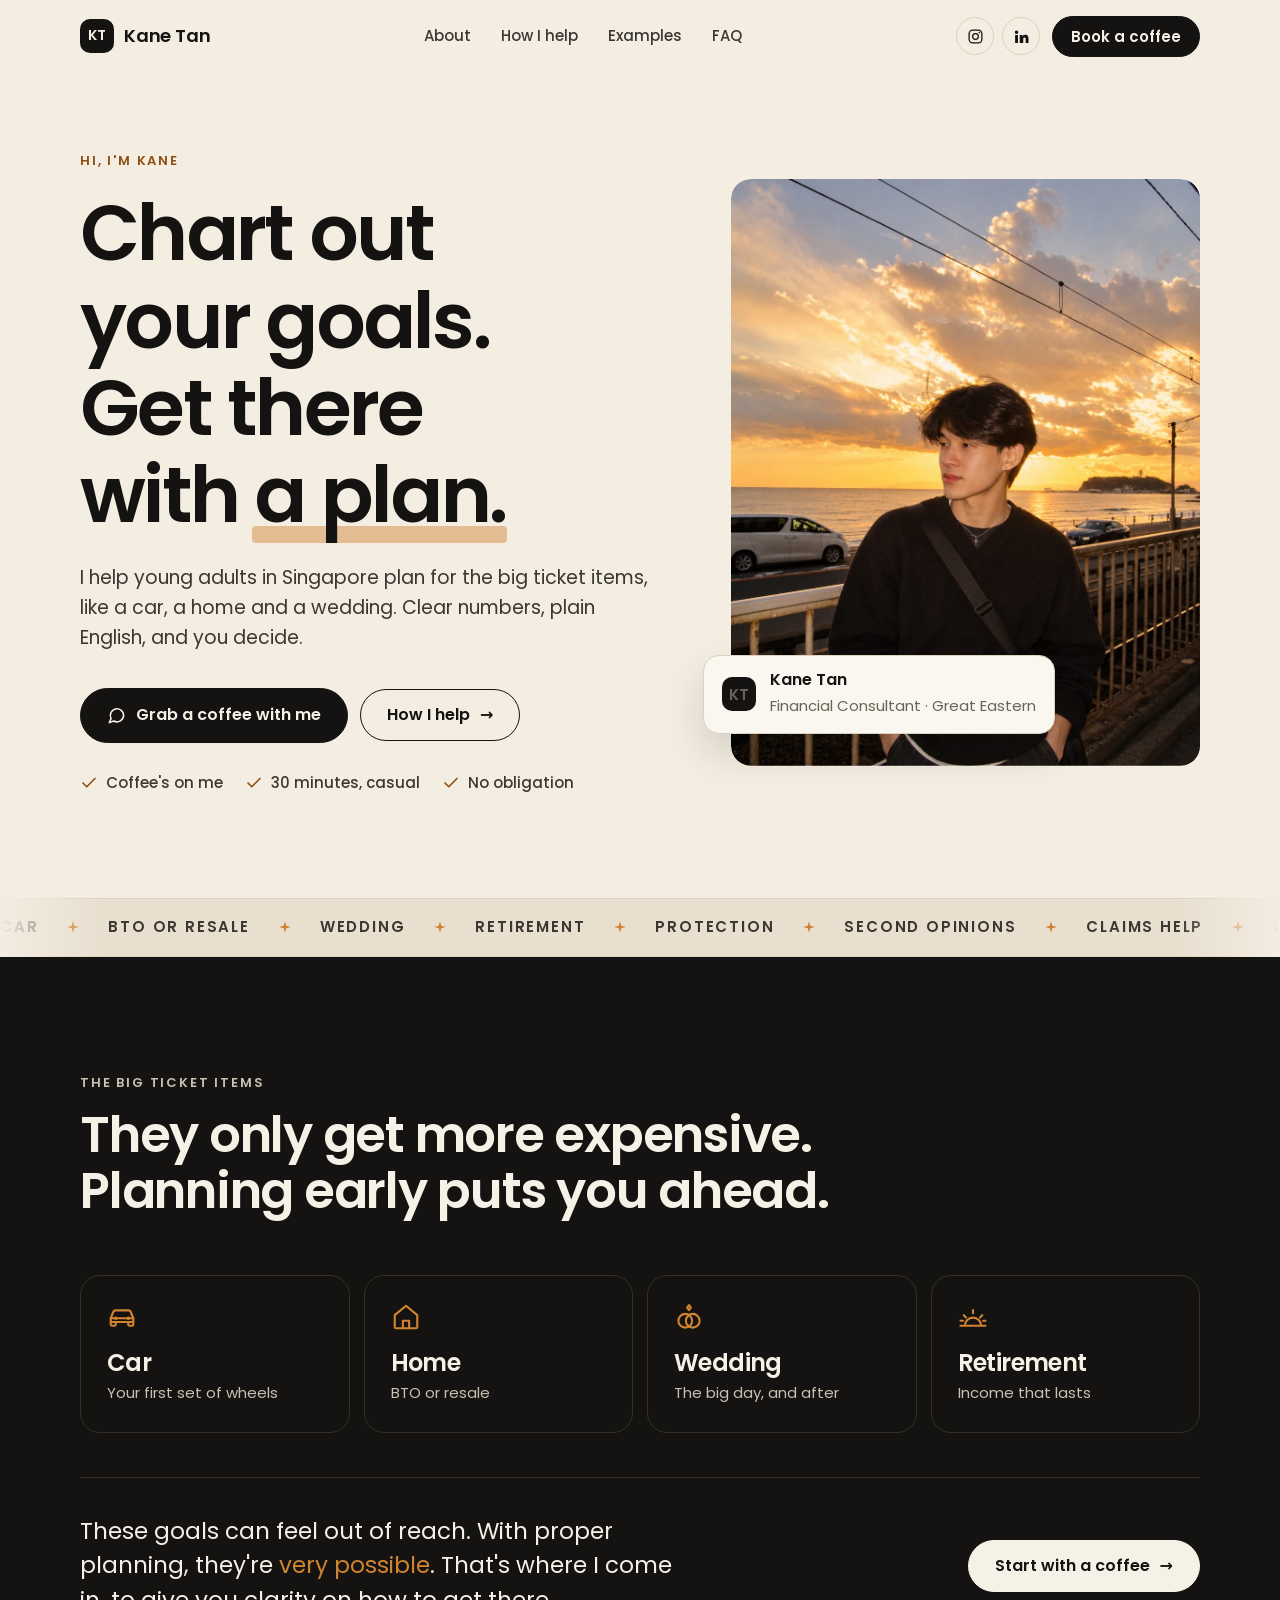
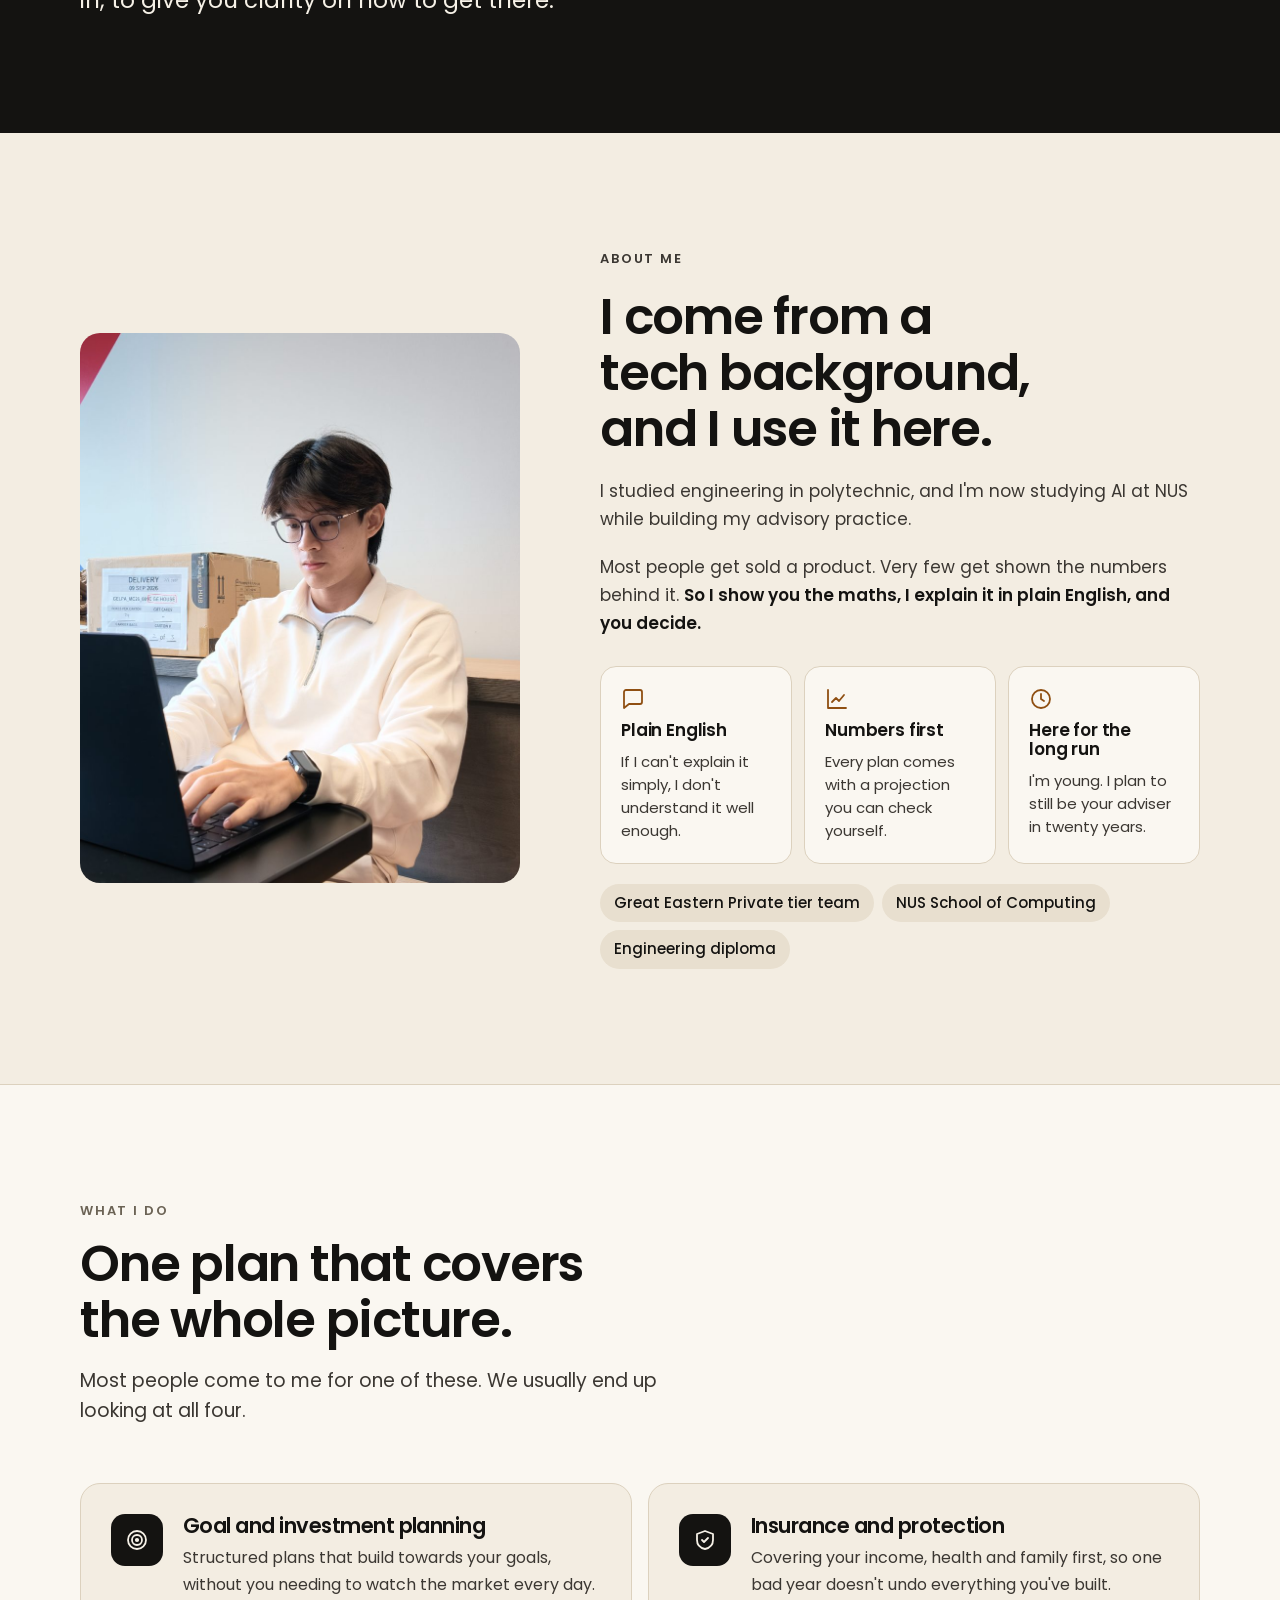
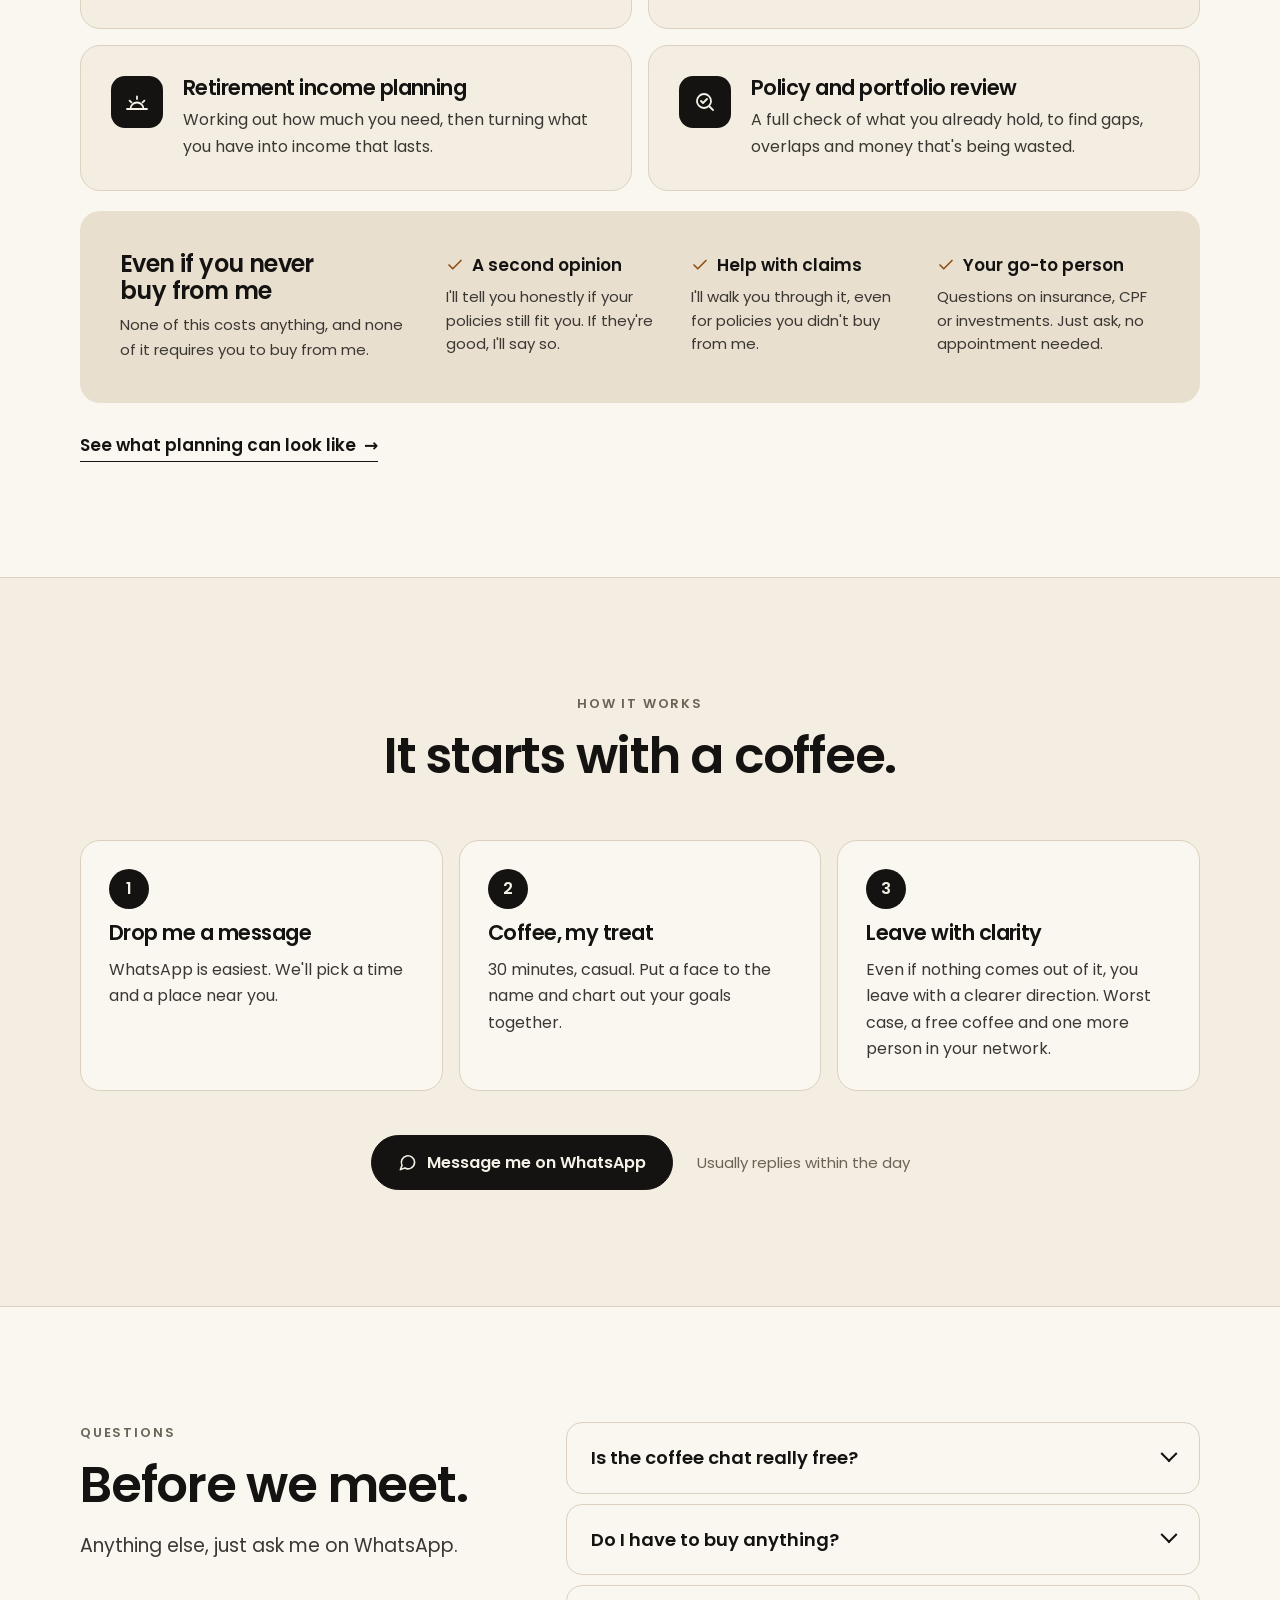
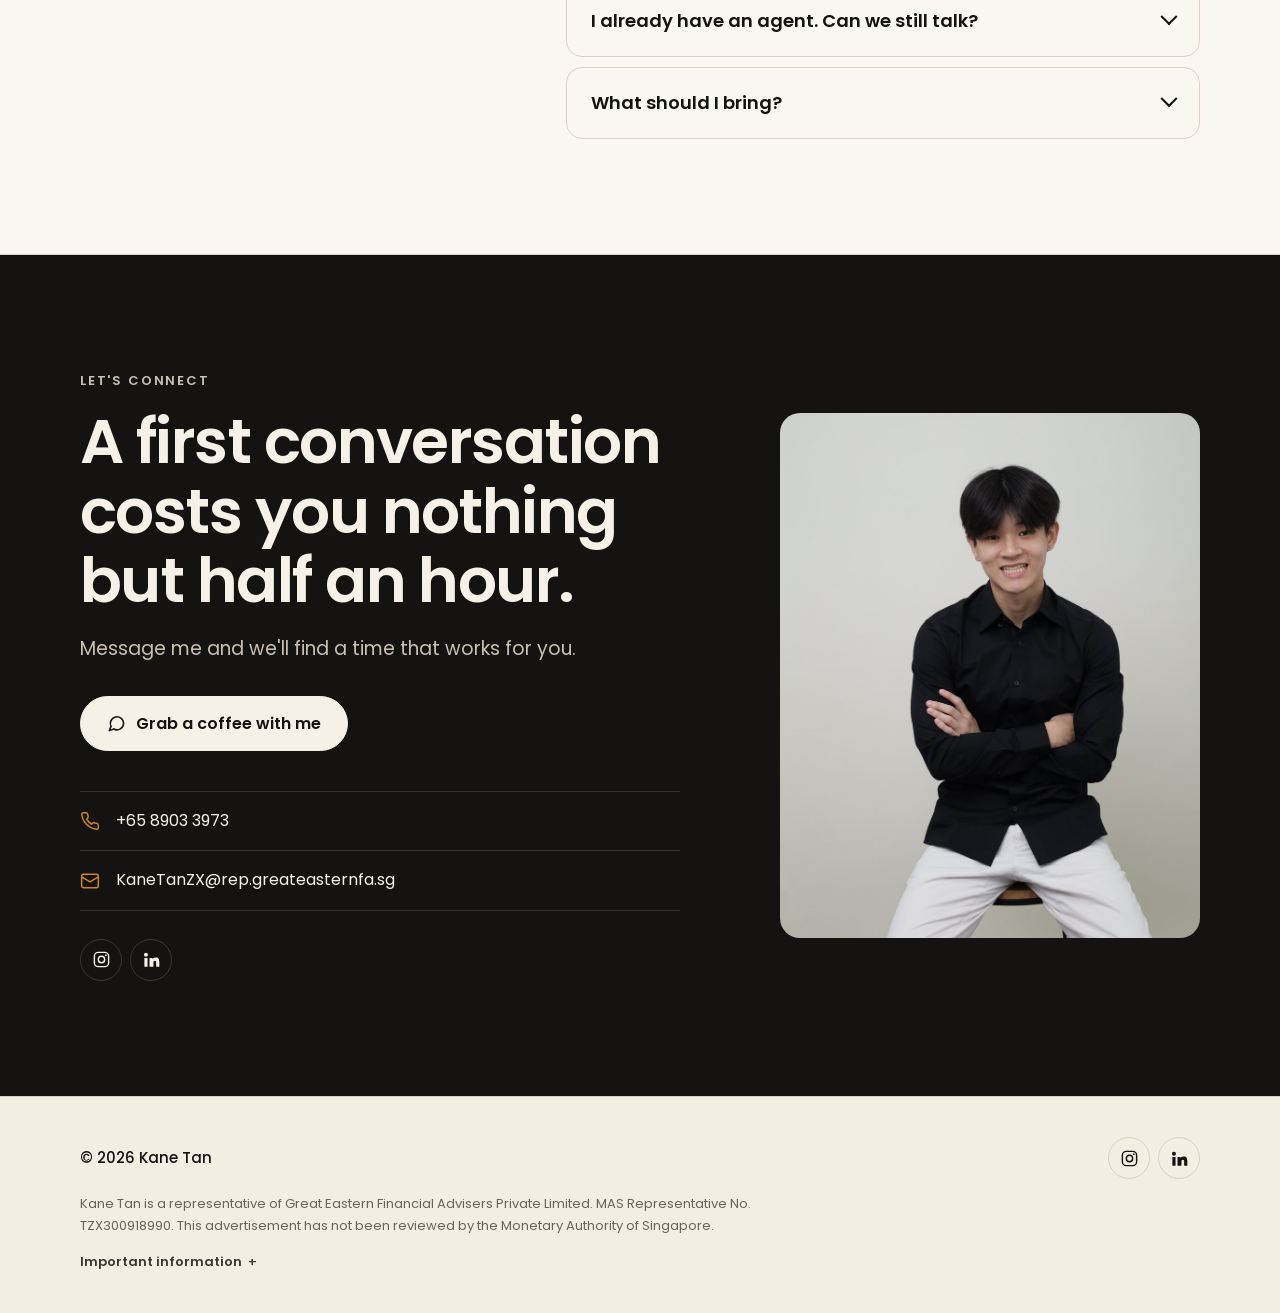
<file: index.html>
<!doctype html>
<html lang="en-SG">
<head>
<meta charset="utf-8">
<meta name="viewport" content="width=device-width,initial-scale=1,viewport-fit=cover">
<title>Kane Tan · Financial Consultant</title>
<meta name="description" content="I help young adults in Singapore chart out their goals and plan for the big ticket items: car, home, wedding and retirement. Clear numbers, plain English, and you decide.">
<meta name="theme-color" content="#f3ede2">
<meta property="og:type" content="website">
<meta property="og:title" content="Kane Tan · Financial Consultant">
<meta property="og:description" content="Chart out your goals and plan for the big ticket items in Singapore. Coffee's on me.">
<meta property="og:image" content="https://kanes-portfolio.vercel.app/assets/img/og.jpg">
<meta property="og:url" content="https://kanes-portfolio.vercel.app/">
<meta name="twitter:card" content="summary_large_image">
<link rel="icon" href="/favicon.svg" type="image/svg+xml">
<link rel="preload" href="/assets/fonts/poppins-latin-600-normal.woff2" as="font" type="font/woff2" crossorigin>
<link rel="preload" href="/assets/fonts/poppins-latin-400-normal.woff2" as="font" type="font/woff2" crossorigin>
<script>document.documentElement.classList.add("js");setTimeout(function(){if(!window.__siteReady)document.documentElement.classList.remove("js")},2500);</script>
<link rel="stylesheet" href="/styles.css">
</head>
<body>

<header class="nav" id="nav">
  <div class="wrap nav-in">
    <a class="brand" href="/" aria-label="Kane Tan, home"><span class="brand-mark">KT</span>Kane Tan</a>
    <nav class="nav-links" aria-label="Main">
      <a href="#about">About</a>
      <a href="#help">How I help</a>
      <a href="/examples">Examples</a>
      <a href="#faq">FAQ</a>
    </nav>
    <div class="nav-right">
      <div class="socials">
        <a class="icon-btn" href="https://www.instagram.com/kane.tzx/" target="_blank" rel="noopener" aria-label="Instagram @kane.tzx"><svg viewBox="0 0 24 24" fill="none" stroke="currentColor" stroke-width="1.8" aria-hidden="true"><rect x="3" y="3" width="18" height="18" rx="5"/><circle cx="12" cy="12" r="4"/><circle cx="17.5" cy="6.5" r="1.1" fill="currentColor" stroke="none"/></svg></a>
        <a class="icon-btn" href="https://www.linkedin.com/in/kanetanzx123" target="_blank" rel="noopener" aria-label="LinkedIn"><svg viewBox="0 0 24 24" fill="currentColor" aria-hidden="true"><path d="M5 3.5a2.5 2.5 0 1 1 0 5 2.5 2.5 0 0 1 0-5zM3 10h4v11H3zM9.5 10h3.8v1.6h.05c.53-1 1.83-2.05 3.77-2.05 4.03 0 4.78 2.65 4.78 6.1V21h-4v-4.8c0-1.15-.02-2.62-1.6-2.62-1.6 0-1.85 1.25-1.85 2.54V21H9.5z"/></svg></a>
      </div>
      <a class="btn btn-dark btn-sm js-wa" href="https://wa.me/6589033973" target="_blank" rel="noopener">Book a coffee</a>
    </div>
  </div>
</header>

<main>

  <!-- HERO -->
  <section class="hero">
    <div class="wrap hero-grid">
      <div>
        <p class="label amber rise" style="--d:0ms">Hi, I'm Kane</p>
        <h1 class="rise" style="--d:100ms">Chart out your goals. Get there with <span class="hl">a plan.</span></h1>
        <p class="lede rise" style="--d:220ms">I help young adults in Singapore plan for the big ticket items, like a car, a home and a wedding. Clear numbers, plain English, and you decide.</p>
        <div class="cta-row rise" style="--d:340ms">
          <a class="btn btn-dark js-wa" href="https://wa.me/6589033973" target="_blank" rel="noopener">
            <svg viewBox="0 0 24 24" fill="none" stroke="currentColor" stroke-width="2" stroke-linecap="round" stroke-linejoin="round" aria-hidden="true"><path d="M21 11.5a8.4 8.4 0 0 1-12.4 7.4L3 21l2.1-5.4A8.4 8.4 0 1 1 21 11.5z"/></svg>
            Grab a coffee with me
          </a>
          <a class="btn btn-line" href="#help">How I help <span class="arrow" aria-hidden="true">→</span></a>
        </div>
        <ul class="trust rise" style="--d:440ms" aria-label="About the coffee chat">
          <li><svg viewBox="0 0 24 24" fill="none" stroke="currentColor" stroke-width="2.2" stroke-linecap="round" stroke-linejoin="round" aria-hidden="true"><path d="M20 6 9 17l-5-5"/></svg>Coffee's on me</li>
          <li><svg viewBox="0 0 24 24" fill="none" stroke="currentColor" stroke-width="2.2" stroke-linecap="round" stroke-linejoin="round" aria-hidden="true"><path d="M20 6 9 17l-5-5"/></svg>30 minutes, casual</li>
          <li><svg viewBox="0 0 24 24" fill="none" stroke="currentColor" stroke-width="2.2" stroke-linecap="round" stroke-linejoin="round" aria-hidden="true"><path d="M20 6 9 17l-5-5"/></svg>No obligation</li>
        </ul>
      </div>
      <div class="photo">
        <img src="/assets/img/kane-sunset.jpg" width="1000" height="1249" alt="Kane Tan by the sea at sunset" fetchpriority="high">
        <div class="photo-card"><span class="brand-mark" aria-hidden="true">KT</span><div><b>Kane Tan</b><span>Financial Consultant · Great Eastern</span></div></div>
      </div>
    </div>
  </section>

  <!-- TICKER -->
  <div class="ticker" aria-hidden="true">
    <div class="ticker-track"><div class="ticker-row"><span>Car</span><svg viewBox="0 0 24 24" aria-hidden="true"><path d="M12 2l2.2 7.8L22 12l-7.8 2.2L12 22l-2.2-7.8L2 12l7.8-2.2z" fill="currentColor"/></svg><span>BTO or resale</span><svg viewBox="0 0 24 24" aria-hidden="true"><path d="M12 2l2.2 7.8L22 12l-7.8 2.2L12 22l-2.2-7.8L2 12l7.8-2.2z" fill="currentColor"/></svg><span>Wedding</span><svg viewBox="0 0 24 24" aria-hidden="true"><path d="M12 2l2.2 7.8L22 12l-7.8 2.2L12 22l-2.2-7.8L2 12l7.8-2.2z" fill="currentColor"/></svg><span>Retirement</span><svg viewBox="0 0 24 24" aria-hidden="true"><path d="M12 2l2.2 7.8L22 12l-7.8 2.2L12 22l-2.2-7.8L2 12l7.8-2.2z" fill="currentColor"/></svg><span>Protection</span><svg viewBox="0 0 24 24" aria-hidden="true"><path d="M12 2l2.2 7.8L22 12l-7.8 2.2L12 22l-2.2-7.8L2 12l7.8-2.2z" fill="currentColor"/></svg><span>Second opinions</span><svg viewBox="0 0 24 24" aria-hidden="true"><path d="M12 2l2.2 7.8L22 12l-7.8 2.2L12 22l-2.2-7.8L2 12l7.8-2.2z" fill="currentColor"/></svg><span>Claims help</span><svg viewBox="0 0 24 24" aria-hidden="true"><path d="M12 2l2.2 7.8L22 12l-7.8 2.2L12 22l-2.2-7.8L2 12l7.8-2.2z" fill="currentColor"/></svg><span>Coffee's on me</span><svg viewBox="0 0 24 24" aria-hidden="true"><path d="M12 2l2.2 7.8L22 12l-7.8 2.2L12 22l-2.2-7.8L2 12l7.8-2.2z" fill="currentColor"/></svg></div><div class="ticker-row"><span>Car</span><svg viewBox="0 0 24 24" aria-hidden="true"><path d="M12 2l2.2 7.8L22 12l-7.8 2.2L12 22l-2.2-7.8L2 12l7.8-2.2z" fill="currentColor"/></svg><span>BTO or resale</span><svg viewBox="0 0 24 24" aria-hidden="true"><path d="M12 2l2.2 7.8L22 12l-7.8 2.2L12 22l-2.2-7.8L2 12l7.8-2.2z" fill="currentColor"/></svg><span>Wedding</span><svg viewBox="0 0 24 24" aria-hidden="true"><path d="M12 2l2.2 7.8L22 12l-7.8 2.2L12 22l-2.2-7.8L2 12l7.8-2.2z" fill="currentColor"/></svg><span>Retirement</span><svg viewBox="0 0 24 24" aria-hidden="true"><path d="M12 2l2.2 7.8L22 12l-7.8 2.2L12 22l-2.2-7.8L2 12l7.8-2.2z" fill="currentColor"/></svg><span>Protection</span><svg viewBox="0 0 24 24" aria-hidden="true"><path d="M12 2l2.2 7.8L22 12l-7.8 2.2L12 22l-2.2-7.8L2 12l7.8-2.2z" fill="currentColor"/></svg><span>Second opinions</span><svg viewBox="0 0 24 24" aria-hidden="true"><path d="M12 2l2.2 7.8L22 12l-7.8 2.2L12 22l-2.2-7.8L2 12l7.8-2.2z" fill="currentColor"/></svg><span>Claims help</span><svg viewBox="0 0 24 24" aria-hidden="true"><path d="M12 2l2.2 7.8L22 12l-7.8 2.2L12 22l-2.2-7.8L2 12l7.8-2.2z" fill="currentColor"/></svg><span>Coffee's on me</span><svg viewBox="0 0 24 24" aria-hidden="true"><path d="M12 2l2.2 7.8L22 12l-7.8 2.2L12 22l-2.2-7.8L2 12l7.8-2.2z" fill="currentColor"/></svg></div></div>
  </div>

  <!-- GOALS -->
  <section class="dark sec" aria-labelledby="goals-h">
    <div class="wrap">
      <div class="sec-head">
        <p class="label">The big ticket items</p>
        <h2 class="h2" id="goals-h">They only get more expensive. Planning early puts you ahead.</h2>
      </div>
      <div class="goals">
        <div class="goal">
          <svg viewBox="0 0 24 24" fill="none" stroke="currentColor" stroke-width="1.7" stroke-linecap="round" stroke-linejoin="round" aria-hidden="true"><path d="M3 16v-3l2-5a2 2 0 0 1 1.9-1.3h10.2A2 2 0 0 1 19 8l2 5v3"/><path d="M3 13h18M3 16h18v2a1 1 0 0 1-1 1h-2a1 1 0 0 1-1-1v-2M7 16v2a1 1 0 0 1-1 1H4a1 1 0 0 1-1-1v-2"/><circle cx="7" cy="13" r=".6" fill="currentColor"/><circle cx="17" cy="13" r=".6" fill="currentColor"/></svg>
          <div><h3>Car</h3><p>Your first set of wheels</p></div>
        </div>
        <div class="goal">
          <svg viewBox="0 0 24 24" fill="none" stroke="currentColor" stroke-width="1.7" stroke-linecap="round" stroke-linejoin="round" aria-hidden="true"><path d="M3 10.5 12 3l9 7.5V20a1 1 0 0 1-1 1H4a1 1 0 0 1-1-1z"/><path d="M9.5 21v-6h5v6"/></svg>
          <div><h3>Home</h3><p>BTO or resale</p></div>
        </div>
        <div class="goal">
          <svg viewBox="0 0 24 24" fill="none" stroke="currentColor" stroke-width="1.7" stroke-linecap="round" stroke-linejoin="round" aria-hidden="true"><circle cx="9" cy="15" r="5.5"/><circle cx="15" cy="15" r="5.5"/><path d="m10.5 4.5 1.5-2 1.5 2-1.5 2z"/></svg>
          <div><h3>Wedding</h3><p>The big day, and after</p></div>
        </div>
        <div class="goal">
          <svg viewBox="0 0 24 24" fill="none" stroke="currentColor" stroke-width="1.7" stroke-linecap="round" stroke-linejoin="round" aria-hidden="true"><path d="M2 19h20M5.5 19a6.5 6.5 0 0 1 13 0M12 6.5V9M4.6 10.6l1.8 1.8M19.4 10.6l-1.8 1.8M2 15h2M20 15h2"/></svg>
          <div><h3>Retirement</h3><p>Income that lasts</p></div>
        </div>
      </div>
      <div class="goals-foot">
        <p>These goals can feel out of reach. With proper planning, they're <em>very possible</em>. That's where I come in, to give you clarity on how to get there.</p>
        <a class="btn btn-light js-wa" href="https://wa.me/6589033973" target="_blank" rel="noopener">Start with a coffee <span class="arrow" aria-hidden="true">→</span></a>
      </div>
    </div>
  </section>

  <!-- ABOUT -->
  <section id="about" class="sec" aria-labelledby="about-h">
    <div class="wrap about">
      <img class="about-img" src="/assets/img/kane-working.jpg" width="900" height="1125" alt="Kane working on his laptop" loading="lazy">
      <div class="about-body">
        <p class="label">About me</p>
        <h2 class="h2" id="about-h">I come from a tech background, and I use it here.</h2>
        <p>I studied engineering in polytechnic, and I'm now studying AI at NUS while building my advisory practice.</p>
        <p>Most people get sold a product. Very few get shown the numbers behind it. <strong>So I show you the maths, I explain it in plain English, and you decide.</strong></p>
        <div class="principles">
          <div class="principle">
            <svg viewBox="0 0 24 24" fill="none" stroke="currentColor" stroke-width="1.8" stroke-linecap="round" stroke-linejoin="round" aria-hidden="true"><path d="M21 15a2 2 0 0 1-2 2H8l-5 4V5a2 2 0 0 1 2-2h14a2 2 0 0 1 2 2z"/></svg>
            <h3>Plain English</h3><p>If I can't explain it simply, I don't understand it well enough.</p>
          </div>
          <div class="principle">
            <svg viewBox="0 0 24 24" fill="none" stroke="currentColor" stroke-width="1.8" stroke-linecap="round" stroke-linejoin="round" aria-hidden="true"><path d="M3 3v18h18"/><path d="m7 15 4-4 3 3 5-6"/></svg>
            <h3>Numbers first</h3><p>Every plan comes with a projection you can check yourself.</p>
          </div>
          <div class="principle">
            <svg viewBox="0 0 24 24" fill="none" stroke="currentColor" stroke-width="1.8" stroke-linecap="round" stroke-linejoin="round" aria-hidden="true"><circle cx="12" cy="12" r="9"/><path d="M12 7v5l3 2"/></svg>
            <h3>Here for the long run</h3><p>I'm young. I plan to still be your adviser in twenty years.</p>
          </div>
        </div>
        <div class="chips" aria-label="Background">
          <span class="chip">Great Eastern Private tier team</span>
          <span class="chip">NUS School of Computing</span>
          <span class="chip">Engineering diploma</span>
        </div>
      </div>
    </div>
  </section>

  <!-- WHAT I DO + HOW I HELP -->
  <section id="help" class="band sec" aria-labelledby="help-h">
    <div class="wrap">
      <div class="sec-head">
        <p class="label">What I do</p>
        <h2 class="h2" id="help-h">One plan that covers the whole picture.</h2>
        <p class="lede">Most people come to me for one of these. We usually end up looking at all four.</p>
      </div>
      <div class="services">
        <article class="service">
          <span class="ic"><svg viewBox="0 0 24 24" fill="none" stroke="currentColor" stroke-width="1.8" stroke-linecap="round" stroke-linejoin="round" aria-hidden="true"><circle cx="12" cy="12" r="9"/><circle cx="12" cy="12" r="5"/><circle cx="12" cy="12" r="1.2" fill="currentColor"/></svg></span>
          <div><h3>Goal and investment planning</h3><p>Structured plans that build towards your goals, without you needing to watch the market every day.</p></div>
        </article>
        <article class="service">
          <span class="ic"><svg viewBox="0 0 24 24" fill="none" stroke="currentColor" stroke-width="1.8" stroke-linecap="round" stroke-linejoin="round" aria-hidden="true"><path d="M12 3 4 6v6c0 5 3.5 8 8 9 4.5-1 8-4 8-9V6z"/><path d="m9 12 2 2 4-4"/></svg></span>
          <div><h3>Insurance and protection</h3><p>Covering your income, health and family first, so one bad year doesn't undo everything you've built.</p></div>
        </article>
        <article class="service">
          <span class="ic"><svg viewBox="0 0 24 24" fill="none" stroke="currentColor" stroke-width="1.8" stroke-linecap="round" stroke-linejoin="round" aria-hidden="true"><path d="M2 19h20M5.5 19a6.5 6.5 0 0 1 13 0M12 6.5V9M4.6 10.6l1.8 1.8M19.4 10.6l-1.8 1.8"/></svg></span>
          <div><h3>Retirement income planning</h3><p>Working out how much you need, then turning what you have into income that lasts.</p></div>
        </article>
        <article class="service">
          <span class="ic"><svg viewBox="0 0 24 24" fill="none" stroke="currentColor" stroke-width="1.8" stroke-linecap="round" stroke-linejoin="round" aria-hidden="true"><circle cx="11" cy="11" r="7"/><path d="m20 20-3.5-3.5M8 11l2 2 4-4"/></svg></span>
          <div><h3>Policy and portfolio review</h3><p>A full check of what you already hold, to find gaps, overlaps and money that's being wasted.</p></div>
        </article>
      </div>

      <div class="free">
        <div>
          <h3>Even if you never buy from me</h3>
          <p class="sub">None of this costs anything, and none of it requires you to buy from me.</p>
        </div>
        <ul>
          <li><b><svg viewBox="0 0 24 24" fill="none" stroke="currentColor" stroke-width="2.2" stroke-linecap="round" stroke-linejoin="round" aria-hidden="true"><path d="M20 6 9 17l-5-5"/></svg>A second opinion</b><span>I'll tell you honestly if your policies still fit you. If they're good, I'll say so.</span></li>
          <li><b><svg viewBox="0 0 24 24" fill="none" stroke="currentColor" stroke-width="2.2" stroke-linecap="round" stroke-linejoin="round" aria-hidden="true"><path d="M20 6 9 17l-5-5"/></svg>Help with claims</b><span>I'll walk you through it, even for policies you didn't buy from me.</span></li>
          <li><b><svg viewBox="0 0 24 24" fill="none" stroke="currentColor" stroke-width="2.2" stroke-linecap="round" stroke-linejoin="round" aria-hidden="true"><path d="M20 6 9 17l-5-5"/></svg>Your go-to person</b><span>Questions on insurance, CPF or investments. Just ask, no appointment needed.</span></li>
        </ul>
      </div>
      <a class="more-link" href="/examples">See what planning can look like <span class="arrow" aria-hidden="true">→</span></a>
    </div>
  </section>

  <!-- HOW IT WORKS -->
  <section class="sec" aria-labelledby="how-h">
    <div class="wrap">
      <div class="sec-head center">
        <p class="label">How it works</p>
        <h2 class="h2" id="how-h">It starts with a coffee.</h2>
      </div>
      <ol class="steps">
        <li class="step"><h3>Drop me a message</h3><p>WhatsApp is easiest. We'll pick a time and a place near you.</p></li>
        <li class="step"><h3>Coffee, my treat</h3><p>30 minutes, casual. Put a face to the name and chart out your goals together.</p></li>
        <li class="step"><h3>Leave with clarity</h3><p>Even if nothing comes out of it, you leave with a clearer direction. Worst case, a free coffee and one more person in your network.</p></li>
      </ol>
      <div class="steps-cta">
        <a class="btn btn-dark js-wa" href="https://wa.me/6589033973" target="_blank" rel="noopener">
          <svg viewBox="0 0 24 24" fill="none" stroke="currentColor" stroke-width="2" stroke-linecap="round" stroke-linejoin="round" aria-hidden="true"><path d="M21 11.5a8.4 8.4 0 0 1-12.4 7.4L3 21l2.1-5.4A8.4 8.4 0 1 1 21 11.5z"/></svg>
          Message me on WhatsApp
        </a>
        <span>Usually replies within the day</span>
      </div>
    </div>
  </section>

  <!-- FAQ -->
  <section id="faq" class="band sec" aria-labelledby="faq-h">
    <div class="wrap faq-grid">
      <div class="sec-head" style="margin-bottom:0">
        <p class="label">Questions</p>
        <h2 class="h2" id="faq-h">Before we meet.</h2>
        <p class="lede">Anything else, just ask me on WhatsApp.</p>
      </div>
      <div class="faq">
        <details>
          <summary>Is the coffee chat really free?</summary>
          <p>Yes. The coffee's on me, and there's no fee for the chat or for a second opinion on your policies.</p>
        </details>
        <details>
          <summary>Do I have to buy anything?</summary>
          <p>No. If something fits, I'll show you the numbers and you decide. If what you have is already good, I'll tell you that too.</p>
        </details>
        <details>
          <summary>I already have an agent. Can we still talk?</summary>
          <p>Of course. Many people I meet already have one. A second view doesn't mean changing anything.</p>
        </details>
        <details>
          <summary>What should I bring?</summary>
          <p>Nothing is needed. If you'd like a review, bring photos of your current policies or have your insurer's app open.</p>
        </details>
      </div>
    </div>
  </section>

  <!-- CONTACT -->
  <section id="contact" class="dark sec" aria-labelledby="c-h">
    <div class="wrap contact">
      <div>
        <p class="label">Let's connect</p>
        <h2 id="c-h">A first conversation costs you nothing but half an hour.</h2>
        <p class="lede">Message me and we'll find a time that works for you.</p>
        <a class="btn btn-light js-wa" href="https://wa.me/6589033973" target="_blank" rel="noopener">
          <svg viewBox="0 0 24 24" fill="none" stroke="currentColor" stroke-width="2" stroke-linecap="round" stroke-linejoin="round" aria-hidden="true"><path d="M21 11.5a8.4 8.4 0 0 1-12.4 7.4L3 21l2.1-5.4A8.4 8.4 0 1 1 21 11.5z"/></svg>
          Grab a coffee with me
        </a>
        <div class="contact-list">
          <a href="tel:+6589033973"><svg viewBox="0 0 24 24" fill="none" stroke="currentColor" stroke-width="1.8" stroke-linecap="round" stroke-linejoin="round" aria-hidden="true"><path d="M22 16.9v3a2 2 0 0 1-2.2 2 19.8 19.8 0 0 1-8.6-3.1 19.5 19.5 0 0 1-6-6A19.8 19.8 0 0 1 2.1 4.2 2 2 0 0 1 4.1 2h3a2 2 0 0 1 2 1.7c.1.9.4 1.8.7 2.7a2 2 0 0 1-.5 2.1L8 9.8a16 16 0 0 0 6 6l1.3-1.3a2 2 0 0 1 2.1-.4c.9.3 1.8.6 2.7.7a2 2 0 0 1 1.7 2z"/></svg><span>+65 8903 3973</span></a>
          <a href="mailto:KaneTanZX@rep.greateasternfa.sg"><svg viewBox="0 0 24 24" fill="none" stroke="currentColor" stroke-width="1.8" stroke-linecap="round" stroke-linejoin="round" aria-hidden="true"><rect x="2" y="4" width="20" height="16" rx="2"/><path d="m22 7-10 6L2 7"/></svg><span>KaneTanZX@rep.greateasternfa.sg</span></a>
        </div>
        <div class="socials">
          <a class="icon-btn" href="https://www.instagram.com/kane.tzx/" target="_blank" rel="noopener" aria-label="Instagram @kane.tzx"><svg viewBox="0 0 24 24" fill="none" stroke="currentColor" stroke-width="1.8" aria-hidden="true"><rect x="3" y="3" width="18" height="18" rx="5"/><circle cx="12" cy="12" r="4"/><circle cx="17.5" cy="6.5" r="1.1" fill="currentColor" stroke="none"/></svg></a>
          <a class="icon-btn" href="https://www.linkedin.com/in/kanetanzx123" target="_blank" rel="noopener" aria-label="LinkedIn"><svg viewBox="0 0 24 24" fill="currentColor" aria-hidden="true"><path d="M5 3.5a2.5 2.5 0 1 1 0 5 2.5 2.5 0 0 1 0-5zM3 10h4v11H3zM9.5 10h3.8v1.6h.05c.53-1 1.83-2.05 3.77-2.05 4.03 0 4.78 2.65 4.78 6.1V21h-4v-4.8c0-1.15-.02-2.62-1.6-2.62-1.6 0-1.85 1.25-1.85 2.54V21H9.5z"/></svg></a>
        </div>
      </div>
      <img class="contact-img" src="/assets/img/kane-portrait.jpg" width="900" height="1125" alt="Kane Tan in a black shirt, smiling" loading="lazy">
    </div>
  </section>

</main>

<footer>
  <div class="wrap">
    <div class="foot-row">
      <span class="foot-brand">© <span class="js-yr">2026</span> Kane Tan</span>
      <div class="socials">
        <a class="icon-btn" href="https://www.instagram.com/kane.tzx/" target="_blank" rel="noopener" aria-label="Instagram @kane.tzx"><svg viewBox="0 0 24 24" fill="none" stroke="currentColor" stroke-width="1.8" aria-hidden="true"><rect x="3" y="3" width="18" height="18" rx="5"/><circle cx="12" cy="12" r="4"/><circle cx="17.5" cy="6.5" r="1.1" fill="currentColor" stroke="none"/></svg></a>
        <a class="icon-btn" href="https://www.linkedin.com/in/kanetanzx123" target="_blank" rel="noopener" aria-label="LinkedIn"><svg viewBox="0 0 24 24" fill="currentColor" aria-hidden="true"><path d="M5 3.5a2.5 2.5 0 1 1 0 5 2.5 2.5 0 0 1 0-5zM3 10h4v11H3zM9.5 10h3.8v1.6h.05c.53-1 1.83-2.05 3.77-2.05 4.03 0 4.78 2.65 4.78 6.1V21h-4v-4.8c0-1.15-.02-2.62-1.6-2.62-1.6 0-1.85 1.25-1.85 2.54V21H9.5z"/></svg></a>
      </div>
    </div>
    <p class="foot-meta">Kane Tan is a representative of Great Eastern Financial Advisers Private Limited. MAS Representative No. TZX300918990. This advertisement has not been reviewed by the Monetary Authority of Singapore.</p>
    <details class="legal" id="important">
      <summary>Important information</summary>
      <div class="legal-body">
        <p>This is the personal website of Kane Tan and is not an official website of Great Eastern or any of its related companies.</p>
        <p>The information on this website is for general information only. It does not take into account the specific investment objectives, financial situation or particular needs of any person, and is not a recommendation to buy any product. Please seek advice from a qualified financial adviser representative before deciding to buy a product. If you choose not to seek advice, you should consider whether the product is suitable for you.</p>
        <p>Buying a life insurance policy is a long-term commitment. An early termination of the policy usually involves high costs, and the surrender value payable, if any, may be less than the total premiums paid.</p>
        <p>Investments are subject to investment risks, including the possible loss of the principal amount invested. Past performance is not necessarily indicative of future performance. Any illustrated rate of return on this website is for illustration only, is not guaranteed, and does not represent the upper or lower limit of returns. Examples are based on real client situations with details changed for privacy. Actual outcomes will differ.</p>
        <p>Policies are protected under the Policy Owners' Protection Scheme, which is administered by the Singapore Deposit Insurance Corporation (SDIC). Coverage for your policy is automatic and no further action is required from you. For more information on the types of benefits that are covered under the scheme as well as the limits of coverage, where applicable, please contact your insurer or visit the LIA or SDIC websites (<a href="https://www.lia.org.sg" target="_blank" rel="noopener">www.lia.org.sg</a> or <a href="https://www.sdic.org.sg" target="_blank" rel="noopener">www.sdic.org.sg</a>).</p>
        <p>Any personal information you share with me by WhatsApp, phone or email is used only to respond to you and to provide financial advisory services, in line with the Personal Data Protection Act 2012.</p>
      </div>
    </details>
  </div>
</footer>

<div class="mcta">
  <a class="btn btn-dark js-wa" href="https://wa.me/6589033973" target="_blank" rel="noopener">
    <svg viewBox="0 0 24 24" fill="none" stroke="currentColor" stroke-width="2" stroke-linecap="round" stroke-linejoin="round" aria-hidden="true"><path d="M21 11.5a8.4 8.4 0 0 1-12.4 7.4L3 21l2.1-5.4A8.4 8.4 0 1 1 21 11.5z"/></svg>
    Grab a coffee with me
  </a>
</div>

<script src="/site.js" defer></script>
</body>
</html>
</file>
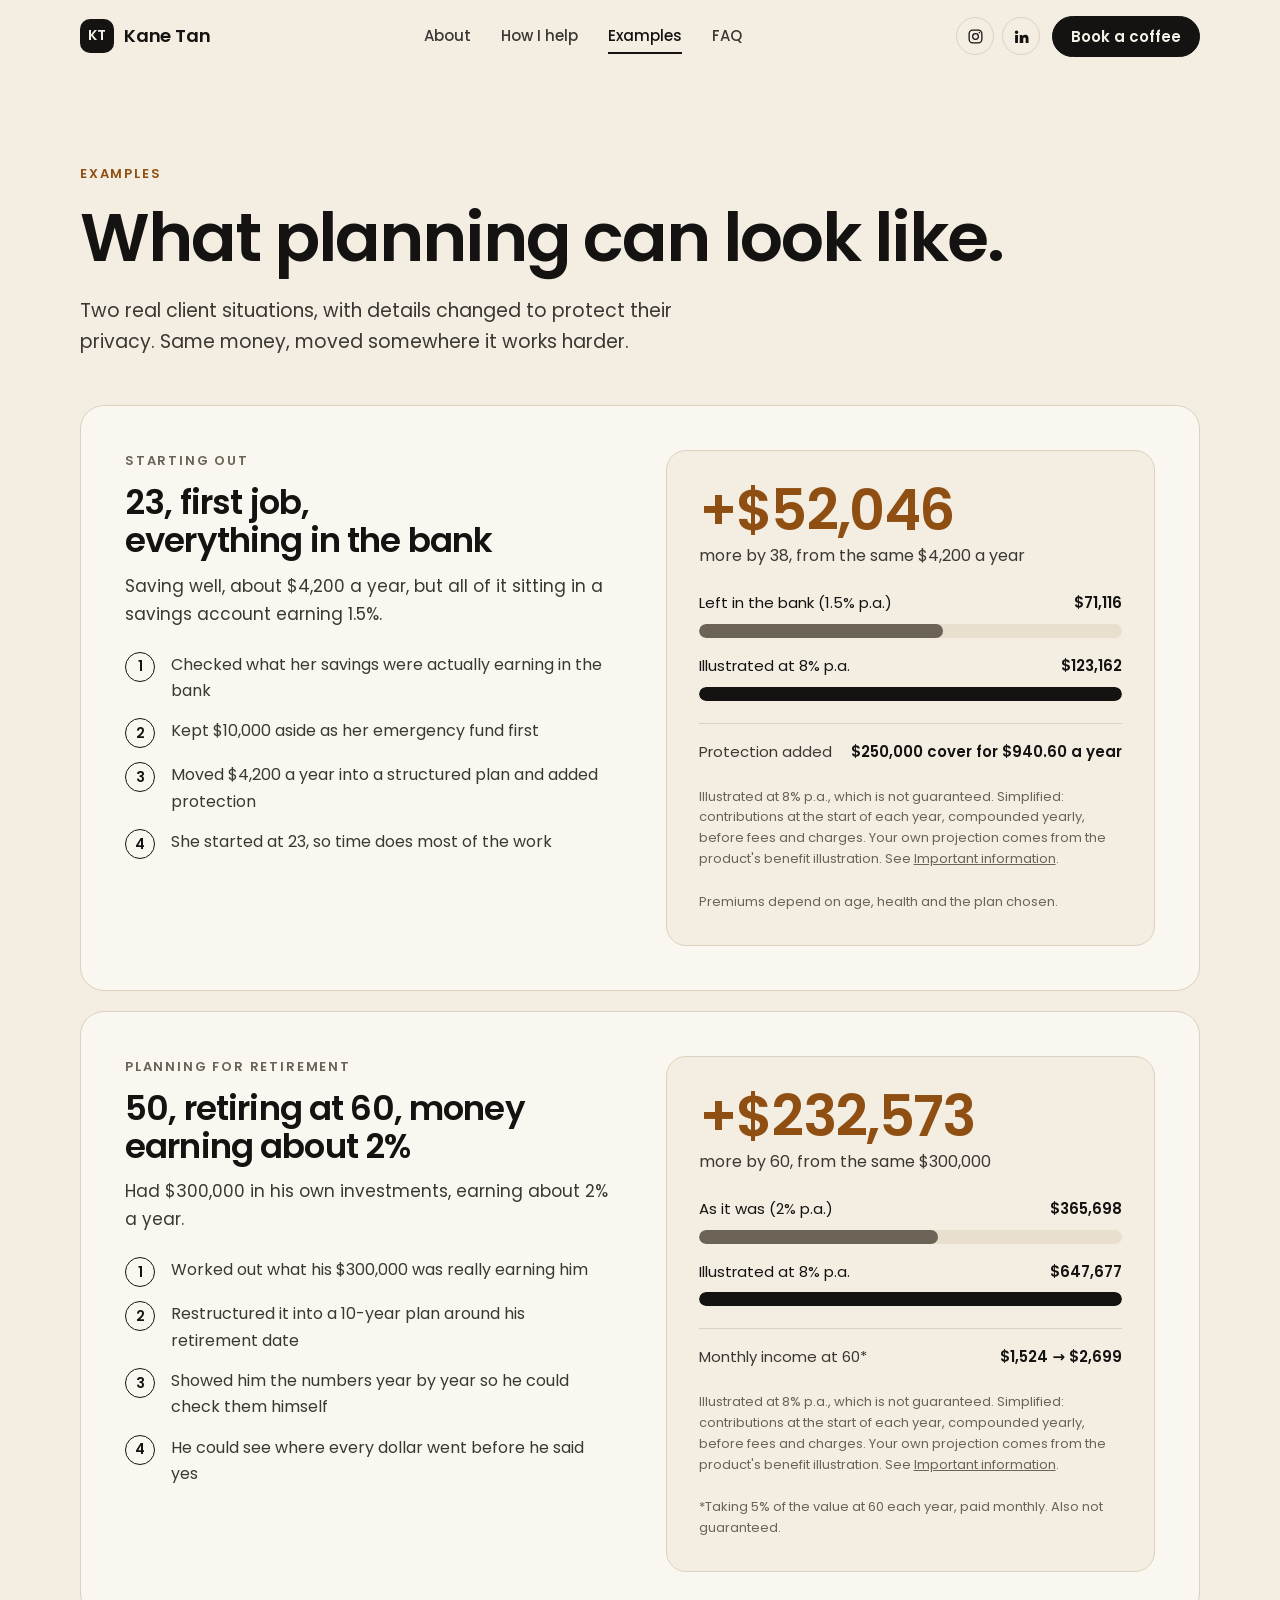
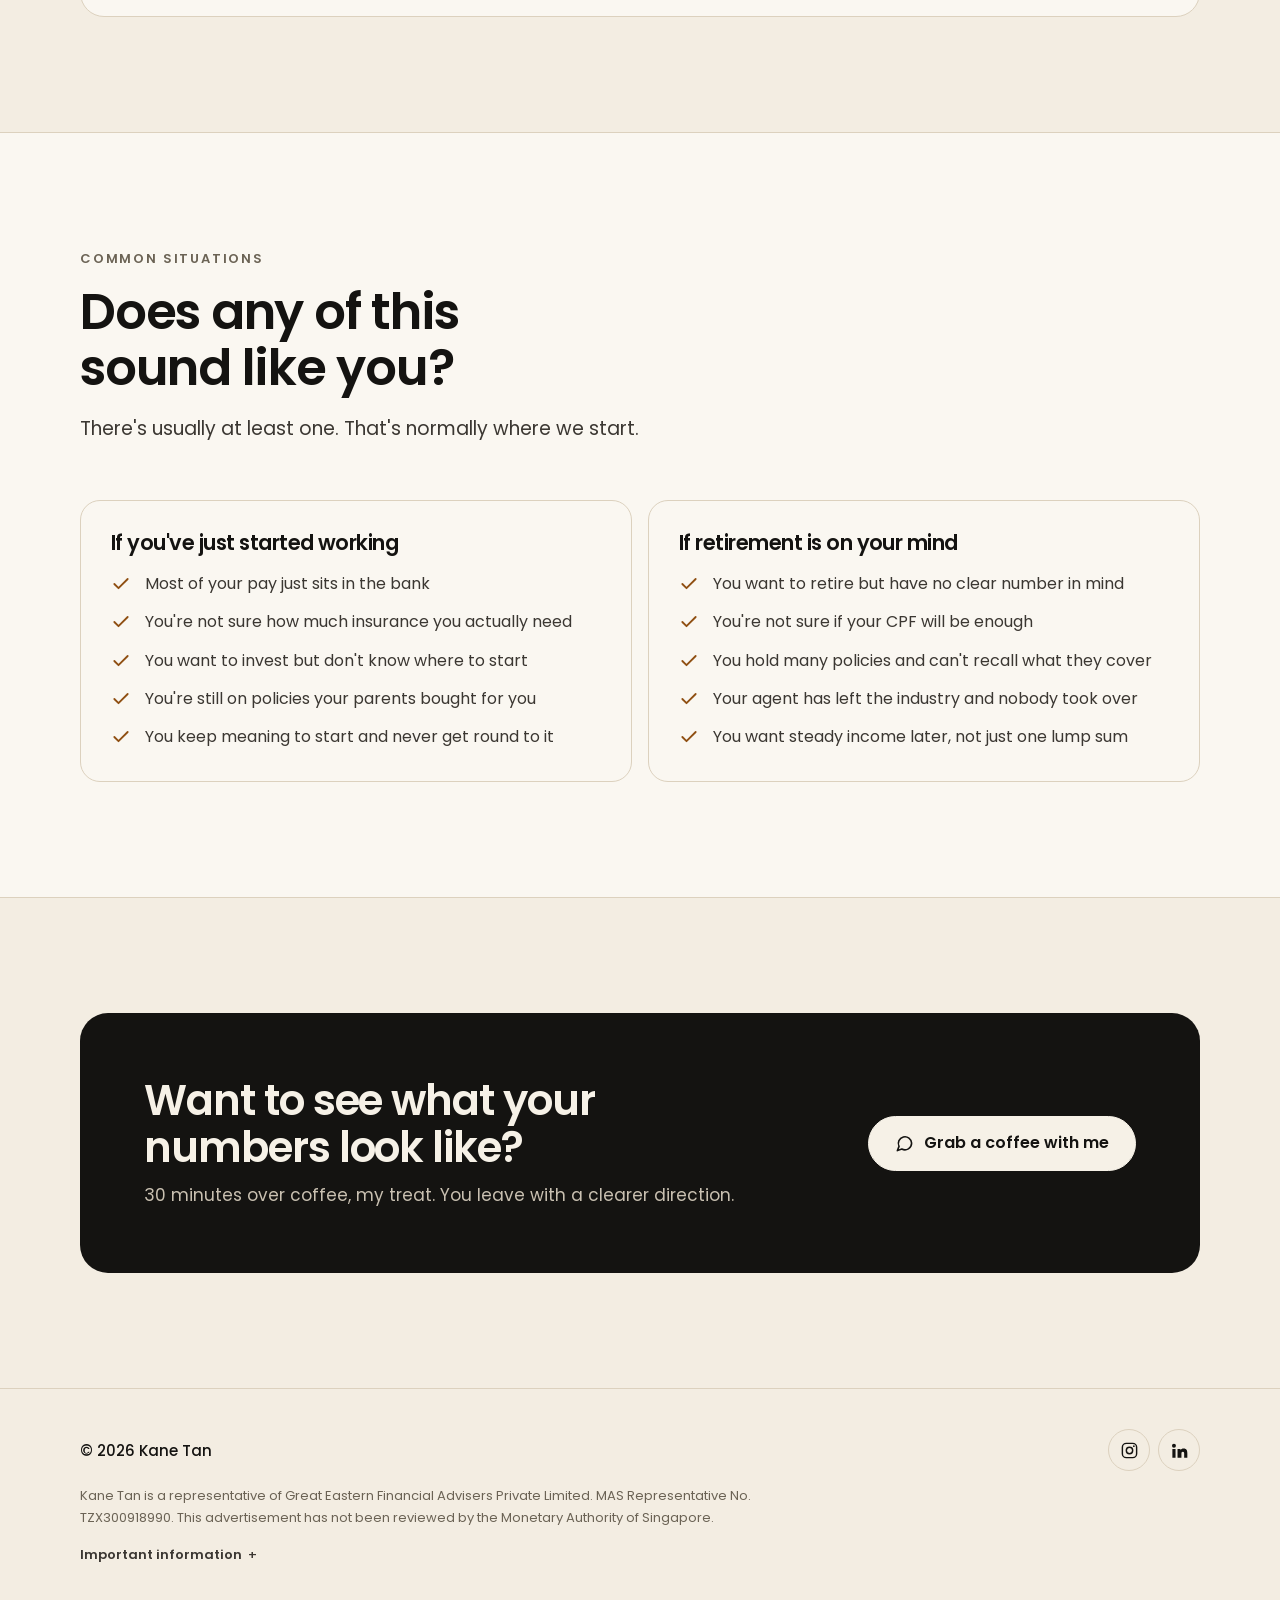
<file: examples.html>
<!doctype html>
<html lang="en-SG">
<head>
<meta charset="utf-8">
<meta name="viewport" content="width=device-width,initial-scale=1,viewport-fit=cover">
<title>Examples · Kane Tan</title>
<meta name="description" content="I help young adults in Singapore chart out their goals and plan for the big ticket items: car, home, wedding and retirement. Clear numbers, plain English, and you decide.">
<meta name="theme-color" content="#f3ede2">
<meta property="og:type" content="website">
<meta property="og:title" content="Kane Tan · Financial Consultant">
<meta property="og:description" content="Chart out your goals and plan for the big ticket items in Singapore. Coffee's on me.">
<meta property="og:image" content="https://kanes-portfolio.vercel.app/assets/img/og.jpg">
<meta property="og:url" content="https://kanes-portfolio.vercel.app/examples">
<meta name="twitter:card" content="summary_large_image">
<link rel="icon" href="/favicon.svg" type="image/svg+xml">
<link rel="preload" href="/assets/fonts/poppins-latin-600-normal.woff2" as="font" type="font/woff2" crossorigin>
<link rel="preload" href="/assets/fonts/poppins-latin-400-normal.woff2" as="font" type="font/woff2" crossorigin>
<script>document.documentElement.classList.add("js");setTimeout(function(){if(!window.__siteReady)document.documentElement.classList.remove("js")},2500);</script>
<link rel="stylesheet" href="/styles.css">
</head>
<body>

<header class="nav" id="nav">
  <div class="wrap nav-in">
    <a class="brand" href="/" aria-label="Kane Tan, home"><span class="brand-mark">KT</span>Kane Tan</a>
    <nav class="nav-links" aria-label="Main">
      <a href="/#about">About</a>
      <a href="/#help">How I help</a>
      <a href="/examples" aria-current="page">Examples</a>
      <a href="/#faq">FAQ</a>
    </nav>
    <div class="nav-right">
      <div class="socials">
        <a class="icon-btn" href="https://www.instagram.com/kane.tzx/" target="_blank" rel="noopener" aria-label="Instagram @kane.tzx"><svg viewBox="0 0 24 24" fill="none" stroke="currentColor" stroke-width="1.8" aria-hidden="true"><rect x="3" y="3" width="18" height="18" rx="5"/><circle cx="12" cy="12" r="4"/><circle cx="17.5" cy="6.5" r="1.1" fill="currentColor" stroke="none"/></svg></a>
        <a class="icon-btn" href="https://www.linkedin.com/in/kanetanzx123" target="_blank" rel="noopener" aria-label="LinkedIn"><svg viewBox="0 0 24 24" fill="currentColor" aria-hidden="true"><path d="M5 3.5a2.5 2.5 0 1 1 0 5 2.5 2.5 0 0 1 0-5zM3 10h4v11H3zM9.5 10h3.8v1.6h.05c.53-1 1.83-2.05 3.77-2.05 4.03 0 4.78 2.65 4.78 6.1V21h-4v-4.8c0-1.15-.02-2.62-1.6-2.62-1.6 0-1.85 1.25-1.85 2.54V21H9.5z"/></svg></a>
      </div>
      <a class="btn btn-dark btn-sm js-wa" href="https://wa.me/6589033973" target="_blank" rel="noopener">Book a coffee</a>
    </div>
  </div>
</header>

<main>

  <section class="page-head">
    <div class="wrap">
      <p class="label amber rise" style="--d:0ms">Examples</p>
      <h1 class="rise" style="--d:100ms">What planning can look like.</h1>
      <p class="lede rise" style="--d:220ms">Two real client situations, with details changed to protect their privacy. Same money, moved somewhere it works harder.</p>
    </div>
  </section>

  <section class="sec" style="padding-top:0" aria-label="Case studies">
    <div class="wrap cases">

      <article class="case">
        <div>
          <p class="label">Starting out</p>
          <h2>23, first job, everything in the bank</h2>
          <p class="who">Saving well, about $4,200 a year, but all of it sitting in a savings account earning 1.5%.</p>
          <ol class="case-steps">
            <li>Checked what her savings were actually earning in the bank</li>
            <li>Kept $10,000 aside as her emergency fund first</li>
            <li>Moved $4,200 a year into a structured plan and added protection</li>
            <li>She started at 23, so time does most of the work</li>
          </ol>
        </div>
        <div class="compare">
          <div class="big"><b data-count="52046">+$52,046</b><span>more by 38, from the same $4,200 a year</span></div>
          <div class="bars">
            <div class="bar"><div class="bar-top"><span>Left in the bank (1.5% p.a.)</span><b>$71,116</b></div><div class="bar-track"><div class="bar-fill" style="--w:57.7%"></div></div></div>
            <div class="bar main"><div class="bar-top"><span>Illustrated at 8% p.a.</span><b>$123,162</b></div><div class="bar-track"><div class="bar-fill" style="--w:100%"></div></div></div>
          </div>
          <div class="extra"><span>Protection added</span><b>$250,000 cover for $940.60 a year</b></div>
          <p class="fine">Illustrated at 8% p.a., which is not guaranteed. Simplified: contributions at the start of each year, compounded yearly, before fees and charges. Your own projection comes from the product's benefit illustration. See <a href="#important">Important information</a>.</p>
          <p class="fine">Premiums depend on age, health and the plan chosen.</p>
        </div>
      </article>

      <article class="case">
        <div>
          <p class="label">Planning for retirement</p>
          <h2>50, retiring at 60, money earning about 2%</h2>
          <p class="who">Had $300,000 in his own investments, earning about 2% a year.</p>
          <ol class="case-steps">
            <li>Worked out what his $300,000 was really earning him</li>
            <li>Restructured it into a 10-year plan around his retirement date</li>
            <li>Showed him the numbers year by year so he could check them himself</li>
            <li>He could see where every dollar went before he said yes</li>
          </ol>
        </div>
        <div class="compare">
          <div class="big"><b data-count="281979">+$281,979</b><span>more by 60, from the same $300,000</span></div>
          <div class="bars">
            <div class="bar"><div class="bar-top"><span>As it was (2% p.a.)</span><b>$365,698</b></div><div class="bar-track"><div class="bar-fill" style="--w:56.5%"></div></div></div>
            <div class="bar main"><div class="bar-top"><span>Illustrated at 8% p.a.</span><b>$647,677</b></div><div class="bar-track"><div class="bar-fill" style="--w:100%"></div></div></div>
          </div>
          <div class="extra"><span>Monthly income at 60*</span><b>$1,524 → $2,699</b></div>
          <p class="fine">Illustrated at 8% p.a., which is not guaranteed. Simplified: contributions at the start of each year, compounded yearly, before fees and charges. Your own projection comes from the product's benefit illustration. See <a href="#important">Important information</a>.</p>
          <p class="fine">*Taking 5% of the value at 60 each year, paid monthly. Also not guaranteed.</p>
        </div>
      </article>

    </div>
  </section>

  <section class="band sec" aria-labelledby="sly-h">
    <div class="wrap">
      <div class="sec-head">
        <p class="label">Common situations</p>
        <h2 class="h2" id="sly-h">Does any of this sound like you?</h2>
        <p class="lede">There's usually at least one. That's normally where we start.</p>
      </div>
      <div class="sly">
        <div class="sly-card"><h3>If you've just started working</h3><ul><li><svg viewBox="0 0 24 24" fill="none" stroke="currentColor" stroke-width="2.2" stroke-linecap="round" stroke-linejoin="round" aria-hidden="true"><path d="M20 6 9 17l-5-5"/></svg><span>Most of your pay just sits in the bank</span></li><li><svg viewBox="0 0 24 24" fill="none" stroke="currentColor" stroke-width="2.2" stroke-linecap="round" stroke-linejoin="round" aria-hidden="true"><path d="M20 6 9 17l-5-5"/></svg><span>You're not sure how much insurance you actually need</span></li><li><svg viewBox="0 0 24 24" fill="none" stroke="currentColor" stroke-width="2.2" stroke-linecap="round" stroke-linejoin="round" aria-hidden="true"><path d="M20 6 9 17l-5-5"/></svg><span>You want to invest but don't know where to start</span></li><li><svg viewBox="0 0 24 24" fill="none" stroke="currentColor" stroke-width="2.2" stroke-linecap="round" stroke-linejoin="round" aria-hidden="true"><path d="M20 6 9 17l-5-5"/></svg><span>You're still on policies your parents bought for you</span></li><li><svg viewBox="0 0 24 24" fill="none" stroke="currentColor" stroke-width="2.2" stroke-linecap="round" stroke-linejoin="round" aria-hidden="true"><path d="M20 6 9 17l-5-5"/></svg><span>You keep meaning to start and never get round to it</span></li></ul></div>
        <div class="sly-card"><h3>If retirement is on your mind</h3><ul><li><svg viewBox="0 0 24 24" fill="none" stroke="currentColor" stroke-width="2.2" stroke-linecap="round" stroke-linejoin="round" aria-hidden="true"><path d="M20 6 9 17l-5-5"/></svg><span>You want to retire but have no clear number in mind</span></li><li><svg viewBox="0 0 24 24" fill="none" stroke="currentColor" stroke-width="2.2" stroke-linecap="round" stroke-linejoin="round" aria-hidden="true"><path d="M20 6 9 17l-5-5"/></svg><span>You're not sure if your CPF will be enough</span></li><li><svg viewBox="0 0 24 24" fill="none" stroke="currentColor" stroke-width="2.2" stroke-linecap="round" stroke-linejoin="round" aria-hidden="true"><path d="M20 6 9 17l-5-5"/></svg><span>You hold many policies and can't recall what they cover</span></li><li><svg viewBox="0 0 24 24" fill="none" stroke="currentColor" stroke-width="2.2" stroke-linecap="round" stroke-linejoin="round" aria-hidden="true"><path d="M20 6 9 17l-5-5"/></svg><span>Your agent has left the industry and nobody took over</span></li><li><svg viewBox="0 0 24 24" fill="none" stroke="currentColor" stroke-width="2.2" stroke-linecap="round" stroke-linejoin="round" aria-hidden="true"><path d="M20 6 9 17l-5-5"/></svg><span>You want steady income later, not just one lump sum</span></li></ul></div>
      </div>
    </div>
  </section>

  <section class="sec">
    <div class="wrap">
      <div class="cta-band dark">
        <div>
          <h2>Want to see what your numbers look like?</h2>
          <p>30 minutes over coffee, my treat. You leave with a clearer direction.</p>
        </div>
        <a class="btn btn-light js-wa" href="https://wa.me/6589033973" target="_blank" rel="noopener"><svg viewBox="0 0 24 24" fill="none" stroke="currentColor" stroke-width="2" stroke-linecap="round" stroke-linejoin="round" aria-hidden="true"><path d="M21 11.5a8.4 8.4 0 0 1-12.4 7.4L3 21l2.1-5.4A8.4 8.4 0 1 1 21 11.5z"/></svg>Grab a coffee with me</a>
      </div>
    </div>
  </section>

</main>

<footer>
  <div class="wrap">
    <div class="foot-row">
      <span class="foot-brand">© <span class="js-yr">2026</span> Kane Tan</span>
      <div class="socials">
        <a class="icon-btn" href="https://www.instagram.com/kane.tzx/" target="_blank" rel="noopener" aria-label="Instagram @kane.tzx"><svg viewBox="0 0 24 24" fill="none" stroke="currentColor" stroke-width="1.8" aria-hidden="true"><rect x="3" y="3" width="18" height="18" rx="5"/><circle cx="12" cy="12" r="4"/><circle cx="17.5" cy="6.5" r="1.1" fill="currentColor" stroke="none"/></svg></a>
        <a class="icon-btn" href="https://www.linkedin.com/in/kanetanzx123" target="_blank" rel="noopener" aria-label="LinkedIn"><svg viewBox="0 0 24 24" fill="currentColor" aria-hidden="true"><path d="M5 3.5a2.5 2.5 0 1 1 0 5 2.5 2.5 0 0 1 0-5zM3 10h4v11H3zM9.5 10h3.8v1.6h.05c.53-1 1.83-2.05 3.77-2.05 4.03 0 4.78 2.65 4.78 6.1V21h-4v-4.8c0-1.15-.02-2.62-1.6-2.62-1.6 0-1.85 1.25-1.85 2.54V21H9.5z"/></svg></a>
      </div>
    </div>
    <p class="foot-meta">Kane Tan is a representative of Great Eastern Financial Advisers Private Limited. MAS Representative No. TZX300918990. This advertisement has not been reviewed by the Monetary Authority of Singapore.</p>
    <details class="legal" id="important">
      <summary>Important information</summary>
      <div class="legal-body">
        <p>This is the personal website of Kane Tan and is not an official website of Great Eastern or any of its related companies.</p>
        <p>The information on this website is for general information only. It does not take into account the specific investment objectives, financial situation or particular needs of any person, and is not a recommendation to buy any product. Please seek advice from a qualified financial adviser representative before deciding to buy a product. If you choose not to seek advice, you should consider whether the product is suitable for you.</p>
        <p>Buying a life insurance policy is a long-term commitment. An early termination of the policy usually involves high costs, and the surrender value payable, if any, may be less than the total premiums paid.</p>
        <p>Investments are subject to investment risks, including the possible loss of the principal amount invested. Past performance is not necessarily indicative of future performance. Any illustrated rate of return on this website is for illustration only, is not guaranteed, and does not represent the upper or lower limit of returns. Examples are based on real client situations with details changed for privacy. Actual outcomes will differ.</p>
        <p>Policies are protected under the Policy Owners' Protection Scheme, which is administered by the Singapore Deposit Insurance Corporation (SDIC). Coverage for your policy is automatic and no further action is required from you. For more information on the types of benefits that are covered under the scheme as well as the limits of coverage, where applicable, please contact your insurer or visit the LIA or SDIC websites (<a href="https://www.lia.org.sg" target="_blank" rel="noopener">www.lia.org.sg</a> or <a href="https://www.sdic.org.sg" target="_blank" rel="noopener">www.sdic.org.sg</a>).</p>
        <p>Any personal information you share with me by WhatsApp, phone or email is used only to respond to you and to provide financial advisory services, in line with the Personal Data Protection Act 2012.</p>
      </div>
    </details>
  </div>
</footer>

<div class="mcta">
  <a class="btn btn-dark js-wa" href="https://wa.me/6589033973" target="_blank" rel="noopener">
    <svg viewBox="0 0 24 24" fill="none" stroke="currentColor" stroke-width="2" stroke-linecap="round" stroke-linejoin="round" aria-hidden="true"><path d="M21 11.5a8.4 8.4 0 0 1-12.4 7.4L3 21l2.1-5.4A8.4 8.4 0 1 1 21 11.5z"/></svg>
    Grab a coffee with me
  </a>
</div>

<script src="/site.js" defer></script>
</body>
</html>
</file>
<file: styles.css>
/* Kane Tan · personal site
   Layout: hero, goals, about, what I do, how it works, contact. Each section ends pointing at the coffee chat.
   Cream and ink carry the page; one warm amber (from the sunset photo) marks what matters. */

@font-face{font-family:"Poppins";font-style:normal;font-weight:400;font-display:swap;src:url("/assets/fonts/poppins-latin-400-normal.woff2") format("woff2")}
@font-face{font-family:"Poppins";font-style:normal;font-weight:500;font-display:swap;src:url("/assets/fonts/poppins-latin-500-normal.woff2") format("woff2")}
@font-face{font-family:"Poppins";font-style:normal;font-weight:600;font-display:swap;src:url("/assets/fonts/poppins-latin-600-normal.woff2") format("woff2")}
@font-face{font-family:"Poppins";font-style:normal;font-weight:700;font-display:swap;src:url("/assets/fonts/poppins-latin-700-normal.woff2") format("woff2")}

:root{
  --cream:#f3ede2;
  --paper:#faf7f1;
  --sand:#e8dfcf;
  --line:#dcd1be;
  --ink:#141311;
  --ink-2:#3b3732;
  --muted:#6b6355;
  --on-ink:#f6f1e7;
  --on-ink-2:#c9c0b1;
  --amber:#d0842f;
  --amber-ink:#8f4f12;
  --font:"Poppins",ui-sans-serif,system-ui,-apple-system,"Segoe UI",Roboto,sans-serif;

  /* type scale */
  --fs-label:13px;
  --fs-sm:15px;
  --fs-body:17px;
  --fs-lede:19px;
  --fs-h3:21px;
  --fs-h2:clamp(32px,4.2vw,50px);
  --fs-h1:clamp(42px,6.2vw,78px);

  --wrap:1160px;
  --radius:20px;
  --gl:max(20px,env(safe-area-inset-left,0px));
  --gr:max(20px,env(safe-area-inset-right,0px));
  color-scheme:light;
}
*,*::before,*::after{box-sizing:border-box}
html{scroll-behavior:smooth;scroll-padding-top:88px;-webkit-text-size-adjust:100%}
body{margin:0;background:var(--cream);color:var(--ink);font-family:var(--font);font-size:var(--fs-body);line-height:1.65;-webkit-font-smoothing:antialiased;text-rendering:optimizeLegibility}
img{max-width:100%;height:auto;display:block}
a{color:inherit}
h1,h2,h3{margin:0;font-weight:600;line-height:1.12;letter-spacing:-.025em;text-wrap:balance}
p{margin:0}
ul,ol{margin:0;padding:0;list-style:none}
:focus-visible{outline:2px solid var(--ink);outline-offset:3px;border-radius:8px}
svg{flex:none}

.wrap{max-width:var(--wrap);margin:0 auto;padding-left:var(--gl);padding-right:var(--gr)}
.label{font-size:var(--fs-label);font-weight:600;letter-spacing:.14em;text-transform:uppercase;color:var(--muted)}
.label.amber{color:var(--amber-ink)}
.lede{font-size:var(--fs-lede);line-height:1.6;color:var(--ink-2);max-width:54ch}
.h2{font-size:var(--fs-h2)}
.sec{padding-block:clamp(72px,9vw,120px)}
.sec-head{display:grid;gap:14px;margin-bottom:clamp(36px,5vw,56px);max-width:760px}
.sec-head .lede{margin-top:4px}
.center{text-align:center;margin-inline:auto}
.center .lede{margin-inline:auto}

/* buttons */
.btn{display:inline-flex;align-items:center;justify-content:center;gap:10px;font:inherit;font-weight:600;font-size:16px;line-height:1;text-decoration:none;border-radius:999px;padding:17px 26px;border:1.5px solid var(--ink);cursor:pointer;transition:transform .18s ease,background-color .18s ease,color .18s ease,box-shadow .18s ease;white-space:nowrap}
.btn svg{width:19px;height:19px}
.btn-dark{background:var(--ink);color:var(--on-ink)}
.btn-dark:hover{transform:translateY(-2px);box-shadow:0 10px 24px rgba(20,19,17,.18)}
.btn-line{background:transparent;color:var(--ink)}
.btn-line:hover{background:var(--ink);color:var(--on-ink)}
.btn-light{background:var(--on-ink);color:var(--ink);border-color:var(--on-ink)}
.btn-light:hover{transform:translateY(-2px);box-shadow:0 10px 24px rgba(0,0,0,.3)}
.btn-sm{padding:12px 18px;font-size:15px}
.arrow{transition:transform .18s ease}
.btn:hover .arrow{transform:translateX(3px)}

/* social icon buttons */
.socials{display:flex;gap:8px}
.icon-btn{width:42px;height:42px;border-radius:50%;display:grid;place-items:center;border:1.5px solid var(--line);color:var(--ink);text-decoration:none;transition:background-color .18s,border-color .18s,color .18s}
.icon-btn:hover{background:var(--ink);border-color:var(--ink);color:var(--on-ink)}
.icon-btn svg{width:19px;height:19px}
.dark .icon-btn{border-color:#3b3732;color:var(--on-ink)}
.dark .icon-btn:hover{background:var(--on-ink);border-color:var(--on-ink);color:var(--ink)}

/* nav */
.nav{position:sticky;top:0;z-index:40;background:rgba(243,237,226,.86);backdrop-filter:saturate(1.3) blur(12px);-webkit-backdrop-filter:saturate(1.3) blur(12px);border-bottom:1px solid transparent;transition:border-color .2s}
body::before{content:"";position:fixed;inset:0 0 auto;height:env(safe-area-inset-top,0px);background:var(--cream);z-index:41}
.nav{top:env(safe-area-inset-top,0px)}
.nav.scrolled{border-bottom-color:var(--line)}
.nav-in{display:flex;align-items:center;justify-content:space-between;gap:20px;height:72px}
.brand{display:flex;align-items:center;gap:10px;font-weight:600;font-size:18px;letter-spacing:-.01em;text-decoration:none}
.brand-mark{width:34px;height:34px;border-radius:10px;background:var(--ink);color:var(--on-ink);display:grid;place-items:center;font-size:14px;font-weight:600;letter-spacing:0}
.nav-links{display:flex;gap:30px;font-size:15px;font-weight:500}
.nav-links a{text-decoration:none;color:var(--ink-2);position:relative;padding-block:6px}
.nav-links a::after{content:"";position:absolute;left:0;right:0;bottom:0;height:2px;background:var(--ink);transform:scaleX(0);transform-origin:left;transition:transform .2s}
.nav-links a:hover::after,.nav-links a[aria-current="page"]::after{transform:scaleX(1)}
.nav-links a[aria-current="page"]{color:var(--ink)}
.nav-right{display:flex;align-items:center;gap:12px}
.nav .icon-btn{width:38px;height:38px}
.nav .icon-btn svg{width:17px;height:17px}

/* hero */
.hero{padding-block:clamp(40px,6vw,80px) clamp(64px,8vw,104px)}
.hero-grid{display:grid;grid-template-columns:minmax(0,1.1fr) minmax(0,.9fr);gap:clamp(36px,6vw,80px);align-items:center}
.hero h1{font-size:var(--fs-h1);margin:18px 0 24px;letter-spacing:-.035em}
.hero h1 .hl{position:relative;white-space:nowrap}
.hero h1 .hl::after{content:"";position:absolute;left:-2px;right:-2px;bottom:.08em;height:.22em;background:var(--amber);opacity:.45;border-radius:4px;z-index:-1}
.hero h1 .hl{z-index:0}
.hero .lede{margin-bottom:34px}
.cta-row{display:flex;flex-wrap:wrap;gap:12px;align-items:center}
.trust{display:flex;flex-wrap:wrap;gap:10px 22px;margin-top:28px;font-size:var(--fs-sm);color:var(--ink-2);font-weight:500}
.trust li{display:flex;align-items:center;gap:8px}
.trust svg{width:18px;height:18px;color:var(--amber-ink)}
.photo{position:relative;justify-self:end;width:100%;max-width:480px}
.photo img{width:100%;aspect-ratio:4/5;object-fit:cover;border-radius:var(--radius);background:var(--sand)}
.photo-card{position:absolute;left:-28px;bottom:32px;background:var(--paper);border:1px solid var(--line);border-radius:16px;padding:14px 18px;display:flex;align-items:center;gap:14px;box-shadow:0 18px 40px rgba(20,19,17,.14)}
.photo-card b{display:block;font-size:16px;font-weight:600;line-height:1.3}
.photo-card span{font-size:var(--fs-sm);color:var(--muted);line-height:1.3}
.dot{width:10px;height:10px;border-radius:50%;background:#3f9a5a;box-shadow:0 0 0 4px rgba(63,154,90,.18)}

/* goals band */
.dark{background:var(--ink);color:var(--on-ink)}
.dark .label{color:var(--on-ink-2)}
.dark .lede{color:var(--on-ink-2)}
.goals{display:grid;grid-template-columns:repeat(4,minmax(0,1fr));gap:14px}
.goal{border:1px solid #33302b;border-radius:var(--radius);padding:26px;display:grid;gap:18px;transition:border-color .2s,background-color .2s}
.goal:hover{border-color:#57524a;background:#1c1a17}
.goal svg{width:30px;height:30px;color:var(--amber)}
.goal h3{font-size:24px}
.goal p{font-size:var(--fs-sm);color:var(--on-ink-2);margin-top:4px}
.goals-foot{display:flex;flex-wrap:wrap;gap:24px 40px;align-items:center;justify-content:space-between;margin-top:44px;padding-top:36px;border-top:1px solid #33302b}
.goals-foot p{font-size:clamp(19px,2vw,23px);line-height:1.5;max-width:44ch;color:var(--on-ink)}
.goals-foot p em{font-style:normal;color:var(--amber)}

/* about */
.about{display:grid;grid-template-columns:minmax(0,.85fr) minmax(0,1.15fr);gap:clamp(36px,6vw,88px);align-items:center}
.about-img{width:100%;max-width:440px;aspect-ratio:4/5;object-fit:cover;border-radius:var(--radius);background:var(--sand)}
.about-body{display:grid;gap:20px}
.about-body > p{color:var(--ink-2);max-width:56ch}
.about-body > p strong{color:var(--ink);font-weight:600}
.principles{display:grid;grid-template-columns:repeat(3,minmax(0,1fr));gap:12px;margin-top:8px}
.principle{background:var(--paper);border:1px solid var(--line);border-radius:16px;padding:20px;display:grid;gap:10px;align-content:start}
.principle svg{width:24px;height:24px;color:var(--amber-ink)}
.principle h3{font-size:17px;letter-spacing:-.01em}
.principle p{font-size:var(--fs-sm);color:var(--ink-2);line-height:1.55}
.chips{display:flex;flex-wrap:wrap;gap:8px}
.chip{font-size:var(--fs-sm);font-weight:500;background:var(--sand);border-radius:999px;padding:7px 14px}

/* what I do */
.band{background:var(--paper);border-block:1px solid var(--line)}
.services{display:grid;grid-template-columns:repeat(2,minmax(0,1fr));gap:16px}
.service{background:var(--cream);border:1px solid var(--line);border-radius:var(--radius);padding:30px;display:grid;grid-template-columns:52px 1fr;gap:20px;align-items:start}
.service .ic{width:52px;height:52px;border-radius:14px;background:var(--ink);color:var(--on-ink);display:grid;place-items:center}
.service .ic svg{width:24px;height:24px}
.service h3{font-size:var(--fs-h3);margin-bottom:8px}
.service p{color:var(--ink-2);font-size:16px}
.free{margin-top:20px;border-radius:var(--radius);background:var(--sand);padding:clamp(26px,4vw,40px);display:grid;grid-template-columns:minmax(0,.8fr) minmax(0,2fr);gap:28px 40px;align-items:start}
.free h3{font-size:24px}
.free .sub{margin-top:8px;font-size:var(--fs-sm);color:var(--ink-2)}
.free ul{display:grid;grid-template-columns:repeat(3,minmax(0,1fr));gap:22px}
.free li{display:grid;gap:6px}
.free li b{font-size:17px;font-weight:600;display:flex;align-items:center;gap:8px}
.free li b svg{width:18px;height:18px;color:var(--amber-ink)}
.free li span{font-size:var(--fs-sm);color:var(--ink-2);line-height:1.55}
.more-link{display:inline-flex;align-items:center;gap:8px;margin-top:28px;font-weight:600;text-decoration:none;border-bottom:1.5px solid var(--ink);padding-bottom:2px}
.more-link:hover .arrow{transform:translateX(3px)}

/* how it works */
.steps{display:grid;grid-template-columns:repeat(3,minmax(0,1fr));gap:16px;counter-reset:s}
.step{counter-increment:s;background:var(--paper);border:1px solid var(--line);border-radius:var(--radius);padding:28px;display:grid;gap:12px;align-content:start}
.step::before{content:counter(s);width:40px;height:40px;border-radius:50%;background:var(--ink);color:var(--on-ink);display:grid;place-items:center;font-weight:600;font-size:16px}
.step h3{font-size:var(--fs-h3)}
.step p{color:var(--ink-2);font-size:16px}
.steps-cta{display:flex;flex-wrap:wrap;gap:14px 24px;align-items:center;justify-content:center;margin-top:44px}
.steps-cta span{color:var(--muted);font-size:var(--fs-sm)}

/* faq */
.faq-grid{display:grid;grid-template-columns:minmax(0,.8fr) minmax(0,1.2fr);gap:clamp(32px,5vw,72px);align-items:start}
.faq{display:grid;gap:10px}
.faq details{background:var(--paper);border:1px solid var(--line);border-radius:16px;padding:20px 24px;transition:border-color .2s}
.faq details[open]{border-color:var(--ink)}
.faq summary{cursor:pointer;font-weight:600;font-size:18px;list-style:none;display:flex;justify-content:space-between;align-items:center;gap:16px}
.faq summary::-webkit-details-marker{display:none}
.faq summary::after{content:"";width:12px;height:12px;border-right:2px solid var(--ink);border-bottom:2px solid var(--ink);transform:rotate(45deg) translate(-3px,-3px);transition:transform .2s;flex:none}
.faq details[open] summary::after{transform:rotate(-135deg) translate(-3px,-3px)}
.faq details p{margin-top:12px;color:var(--ink-2);font-size:16px}

/* contact */
.contact{display:grid;grid-template-columns:minmax(0,1.15fr) minmax(0,.85fr);gap:clamp(36px,6vw,88px);align-items:center}
.contact h2{font-size:clamp(36px,5vw,62px);margin:16px 0 18px}
.contact .lede{margin-bottom:32px}
.contact-img{width:100%;max-width:420px;justify-self:end;aspect-ratio:4/5;object-fit:cover;border-radius:var(--radius)}
.contact-list{display:grid;margin-top:40px;border-top:1px solid #33302b}
.contact-list a{display:flex;align-items:center;gap:16px;padding:16px 0;border-bottom:1px solid #33302b;text-decoration:none;font-size:16px;overflow-wrap:anywhere}
.contact-list a svg{width:20px;height:20px;color:var(--amber)}
.contact-list a:hover span{text-decoration:underline}
.contact .socials{margin-top:28px}

/* examples page */
.page-head{padding-block:clamp(48px,7vw,96px) clamp(28px,4vw,48px)}
.page-head h1{font-size:clamp(40px,5.6vw,68px);margin:16px 0 20px;letter-spacing:-.03em}
.cases{display:grid;gap:20px}
.case{background:var(--paper);border:1px solid var(--line);border-radius:24px;padding:clamp(24px,4vw,44px);display:grid;grid-template-columns:minmax(0,1fr) minmax(0,1fr);gap:clamp(28px,4vw,56px)}
.case h2{font-size:clamp(26px,3vw,34px);margin:12px 0 12px}
.case .who{color:var(--ink-2);margin-bottom:24px}
.case-steps{display:grid;gap:14px;counter-reset:c}
.case-steps li{counter-increment:c;display:grid;grid-template-columns:32px 1fr;gap:14px;color:var(--ink-2);font-size:16px}
.case-steps li::before{content:counter(c);width:30px;height:30px;border-radius:50%;border:1.5px solid var(--ink);display:grid;place-items:center;font-size:14px;font-weight:600;color:var(--ink)}
.compare{background:var(--cream);border:1px solid var(--line);border-radius:var(--radius);padding:clamp(22px,3vw,32px);display:grid;gap:22px;align-content:start}
.compare .big{display:grid;gap:4px}
.compare .big b{font-size:clamp(40px,5vw,56px);font-weight:600;letter-spacing:-.03em;line-height:1;color:var(--amber-ink);font-variant-numeric:tabular-nums}
.compare .big span{color:var(--ink-2);font-size:16px}
.bars{display:grid;gap:16px}
.bar{display:grid;gap:8px}
.bar-top{display:flex;justify-content:space-between;gap:12px;font-size:var(--fs-sm);font-variant-numeric:tabular-nums}
.bar-top b{font-weight:600}
.bar-track{height:14px;background:var(--sand);border-radius:999px;overflow:hidden}
.bar-fill{height:100%;border-radius:999px;background:var(--muted)}
.bar.main .bar-fill{background:var(--ink)}
.extra{display:flex;justify-content:space-between;gap:12px;padding-top:16px;border-top:1px solid var(--line);font-size:var(--fs-sm);color:var(--ink-2)}
.extra b{color:var(--ink);font-weight:600;font-variant-numeric:tabular-nums}
.fine{font-size:var(--fs-label);color:var(--muted);line-height:1.6}
.sly{display:grid;grid-template-columns:repeat(2,minmax(0,1fr));gap:16px}
.sly-card{background:var(--paper);border:1px solid var(--line);border-radius:var(--radius);padding:30px}
.sly-card h3{font-size:var(--fs-h3);margin-bottom:16px}
.sly-card ul{display:grid;gap:12px}
.sly-card li{display:grid;grid-template-columns:24px 1fr;gap:10px;color:var(--ink-2);font-size:16px}
.sly-card li svg{width:20px;height:20px;margin-top:3px;color:var(--amber-ink)}
.cta-band{border-radius:28px;padding:clamp(32px,6vw,64px);display:grid;grid-template-columns:minmax(0,1fr) auto;gap:24px 40px;align-items:center}
.cta-band h2{font-size:clamp(28px,3.6vw,42px)}
.cta-band p{color:var(--on-ink-2);margin-top:10px}

/* footer */
footer{padding-block:40px calc(40px + env(safe-area-inset-bottom,0px));border-top:1px solid var(--line);font-size:var(--fs-label);color:var(--muted);line-height:1.7}
.foot-row{display:flex;flex-wrap:wrap;justify-content:space-between;align-items:center;gap:16px 24px}
.foot-brand{font-size:var(--fs-sm);color:var(--ink);font-weight:500}
.foot-meta{margin-top:14px;max-width:90ch}
.legal{margin-top:14px}
.legal summary{cursor:pointer;display:inline-flex;align-items:center;gap:6px;font-weight:600;color:var(--ink-2);list-style:none}
.legal summary::-webkit-details-marker{display:none}
.legal summary::after{content:"+";font-weight:500}
.legal[open] summary::after{content:"−"}
.legal-body{display:grid;gap:10px;margin-top:12px;max-width:90ch}
.legal a{text-decoration:underline}

/* mobile sticky CTA */
.mcta{display:none}

/* responsive */
@media (max-width:1020px){
  .nav-links{display:none}
  .goals{grid-template-columns:repeat(2,minmax(0,1fr))}
  .principles{grid-template-columns:1fr}
  .free{grid-template-columns:1fr}
}
@media (max-width:860px){
  .hero-grid,.about,.contact,.faq-grid,.case{grid-template-columns:1fr}
  .photo{justify-self:start;max-width:420px}
  .photo-card{left:16px;bottom:16px}
  .about-img,.contact-img{max-width:420px;justify-self:start}
  .contact-img{order:-1}
  .services,.steps,.sly{grid-template-columns:1fr}
  .free ul{grid-template-columns:1fr}
  .cta-band{grid-template-columns:1fr}
}
@media (max-width:640px){
  :root{--fs-body:16px;--fs-lede:18px;--fs-h3:20px}
  .nav-in{height:64px}
  .nav .btn,.nav .socials{display:none}
  .hero h1 .hl{white-space:normal}
  .cta-row .btn{flex:1 1 auto}
  .goals{grid-template-columns:1fr 1fr;gap:10px}
  .goal{padding:20px;gap:14px}
  .goal h3{font-size:20px}
  .service{grid-template-columns:1fr;padding:24px}
  .photo img,.about-img,.contact-img{aspect-ratio:1/1}
  body{padding-bottom:88px}
  .mcta{display:block;position:fixed;left:0;right:0;bottom:0;z-index:50;padding:14px var(--gr) calc(14px + env(safe-area-inset-bottom,0px)) var(--gl);background:linear-gradient(rgba(243,237,226,0),var(--cream) 35%);transform:translateY(110%);transition:transform .25s ease}
  body.past-hero .mcta{transform:none}
  .mcta .btn{width:100%}
}
@media (prefers-reduced-motion:reduce){html{scroll-behavior:auto}*{transition:none!important}}

/* ---------- motion ----------
   Hero plays in on load. Everything else rises in once as it scrolls into view.
   All of it is skipped for people who ask for reduced motion, and nothing is hidden without JavaScript. */
:root{--ease:cubic-bezier(.2,.7,.2,1)}
.bar-fill{width:var(--w,100%)}

@keyframes rise{from{opacity:0;transform:translateY(22px)}to{opacity:1;transform:none}}
@keyframes unveil{from{clip-path:inset(12% 10% 0 10% round 20px);transform:scale(1.08)}to{clip-path:inset(0 0 0 0 round 20px);transform:none}}
@keyframes underline{from{transform:scaleX(0)}to{transform:scaleX(1)}}
@keyframes float{0%,100%{transform:translateY(0)}50%{transform:translateY(-8px)}}
@keyframes cardIn{from{opacity:0;transform:translateY(16px) scale(.96)}to{opacity:1;transform:none}}
@keyframes ticker{from{transform:translateX(0)}to{transform:translateX(-50%)}}

.js .rise{opacity:0;animation:rise .9s var(--ease) var(--d,0ms) forwards}
.js .hero .photo img{animation:unveil 1.3s var(--ease) .15s both}
.js .hero h1 .hl::after{transform-origin:left;transform:scaleX(0);animation:underline .8s var(--ease) .9s forwards}
.js .photo-card{opacity:0;animation:cardIn .7s var(--ease) 1s forwards,float 6s ease-in-out 1.8s infinite}

/* scroll reveals */
.js .sec-head,.js .goal,.js .goals-foot,.js .about-img,.js .about-body > *,.js .service,.js .free,.js .more-link,
.js .step,.js .steps-cta,.js .faq details,.js .contact > div > *,.js .contact-img,.js .case,.js .sly-card,.js .cta-band{
  opacity:0;transform:translateY(28px);transition:opacity .8s var(--ease),transform .8s var(--ease);transition-delay:var(--d,0ms)}
.js .about-img,.js .contact-img{transform:translateY(28px) scale(.97)}
.js .in.in{opacity:1;transform:none}

/* bars grow, numbers count up (examples page) */
.js .bar-fill{width:0;transition:width 1.4s var(--ease) .25s}
.js .case.in .bar-fill{width:var(--w,100%)}
.js .case.in .bar.main .bar-fill{transition-delay:.55s}

/* hover life */
.goal svg,.service .ic,.principle svg{transition:transform .35s var(--ease)}
.goal:hover svg{transform:translateY(-3px) rotate(-6deg)}
.service{transition:transform .3s var(--ease),box-shadow .3s var(--ease),border-color .3s}
.service:hover,.js .service.in:hover{transform:translateY(-4px);box-shadow:0 16px 36px rgba(20,19,17,.08);border-color:#cfc3ad}
.service:hover .ic{transform:rotate(-8deg) scale(1.06)}
.step,.sly-card,.principle{transition:transform .3s var(--ease),box-shadow .3s var(--ease)}
.step:hover,.sly-card:hover,.principle:hover,.js .step.in:hover,.js .sly-card.in:hover{transform:translateY(-4px);box-shadow:0 16px 36px rgba(20,19,17,.08)}
.about-img,.contact-img{transition:transform .6s var(--ease)}

/* ticker */
.ticker{background:var(--sand);border-block:1px solid var(--line);overflow:hidden;padding-block:16px;-webkit-mask-image:linear-gradient(90deg,transparent,#000 8%,#000 92%,transparent);mask-image:linear-gradient(90deg,transparent,#000 8%,#000 92%,transparent)}
.ticker-track{display:flex;width:max-content;animation:ticker 38s linear infinite}
.ticker:hover .ticker-track{animation-play-state:paused}
.ticker-row{display:flex;align-items:center;gap:28px;padding-right:28px}
.ticker span{font-size:15px;font-weight:600;letter-spacing:.12em;text-transform:uppercase;white-space:nowrap;color:var(--ink-2)}
.ticker svg{width:14px;height:14px;color:var(--amber)}

@media (prefers-reduced-motion:reduce){
  .js .rise,.js .hero .photo img,.js .photo-card,.js .hero h1 .hl::after{animation:none;opacity:1;transform:none;clip-path:none}
  .js .sec-head,.js .goal,.js .goals-foot,.js .about-img,.js .about-body > *,.js .service,.js .free,.js .more-link,
  .js .step,.js .steps-cta,.js .faq details,.js .contact > div > *,.js .contact-img,.js .case,.js .sly-card,.js .cta-band{opacity:1;transform:none}
  .js .bar-fill{width:var(--w,100%)}
  .ticker-track{animation:none}
}
</file>
